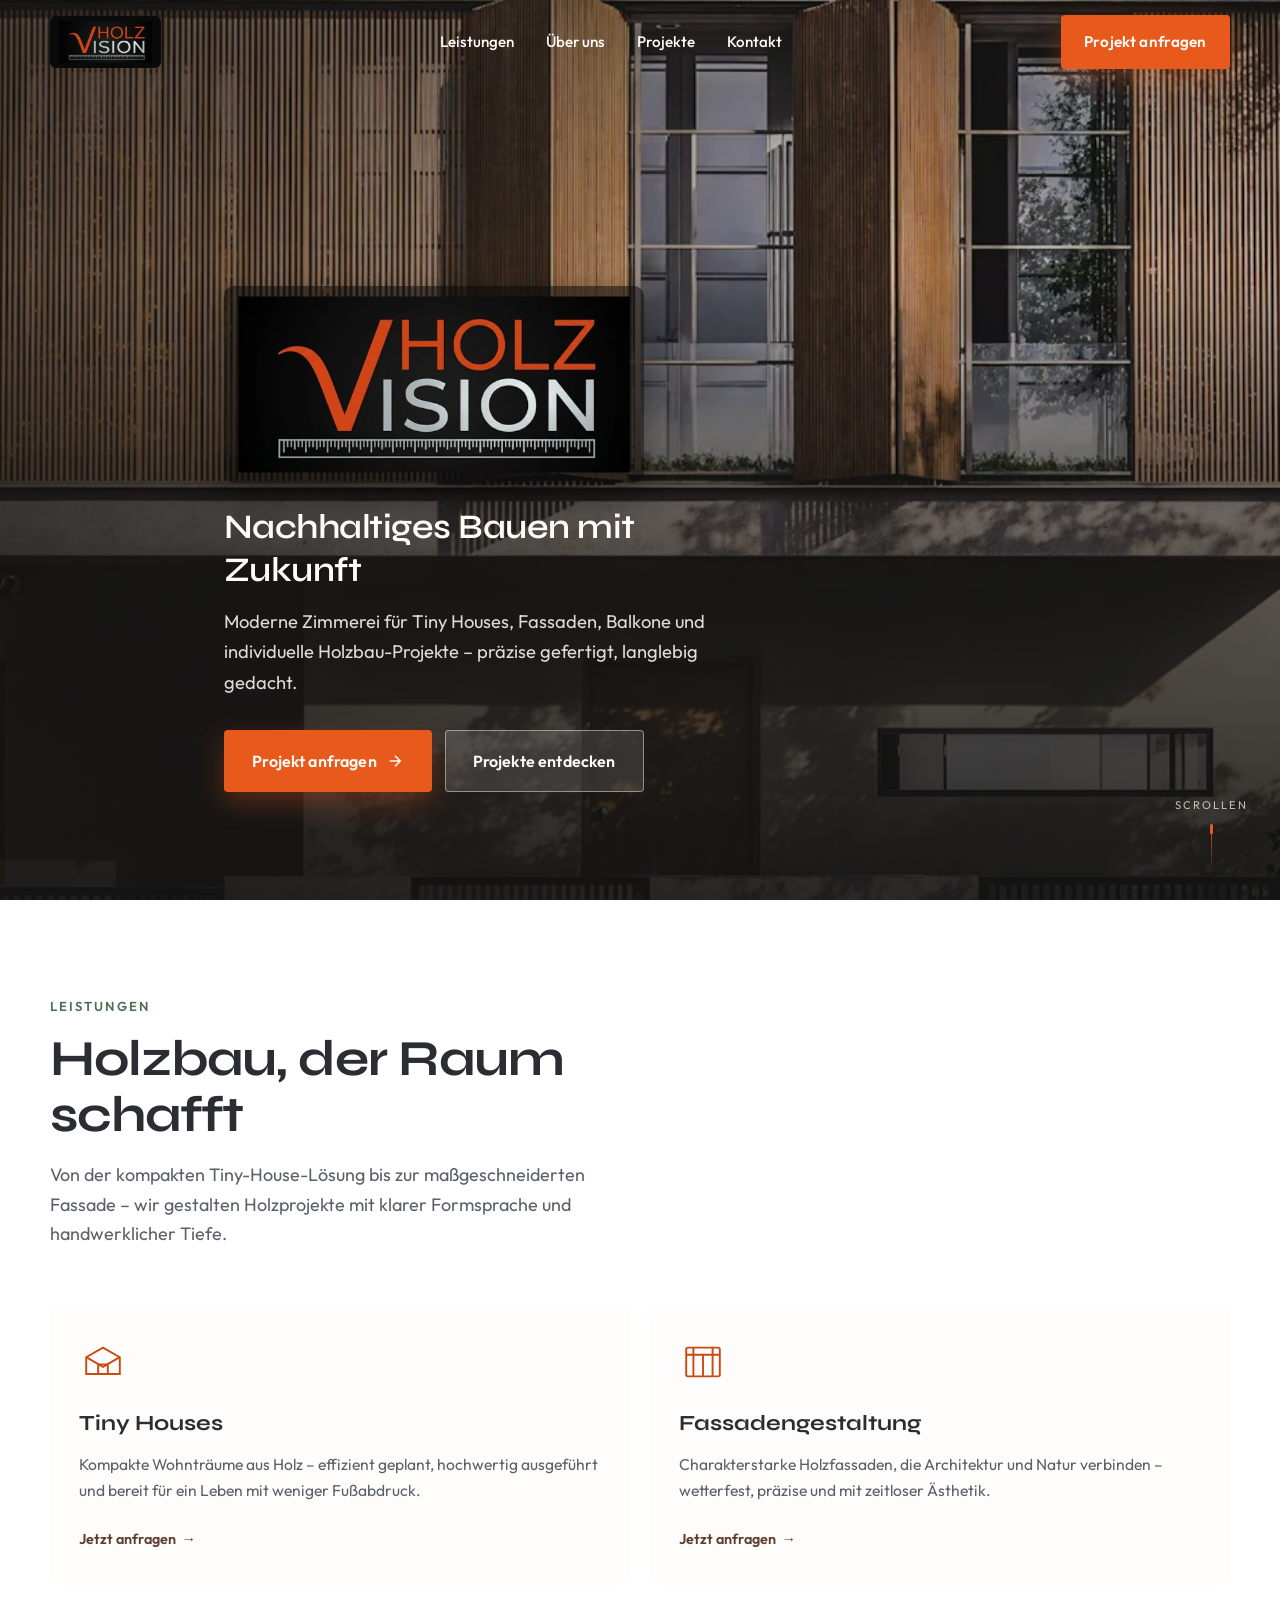
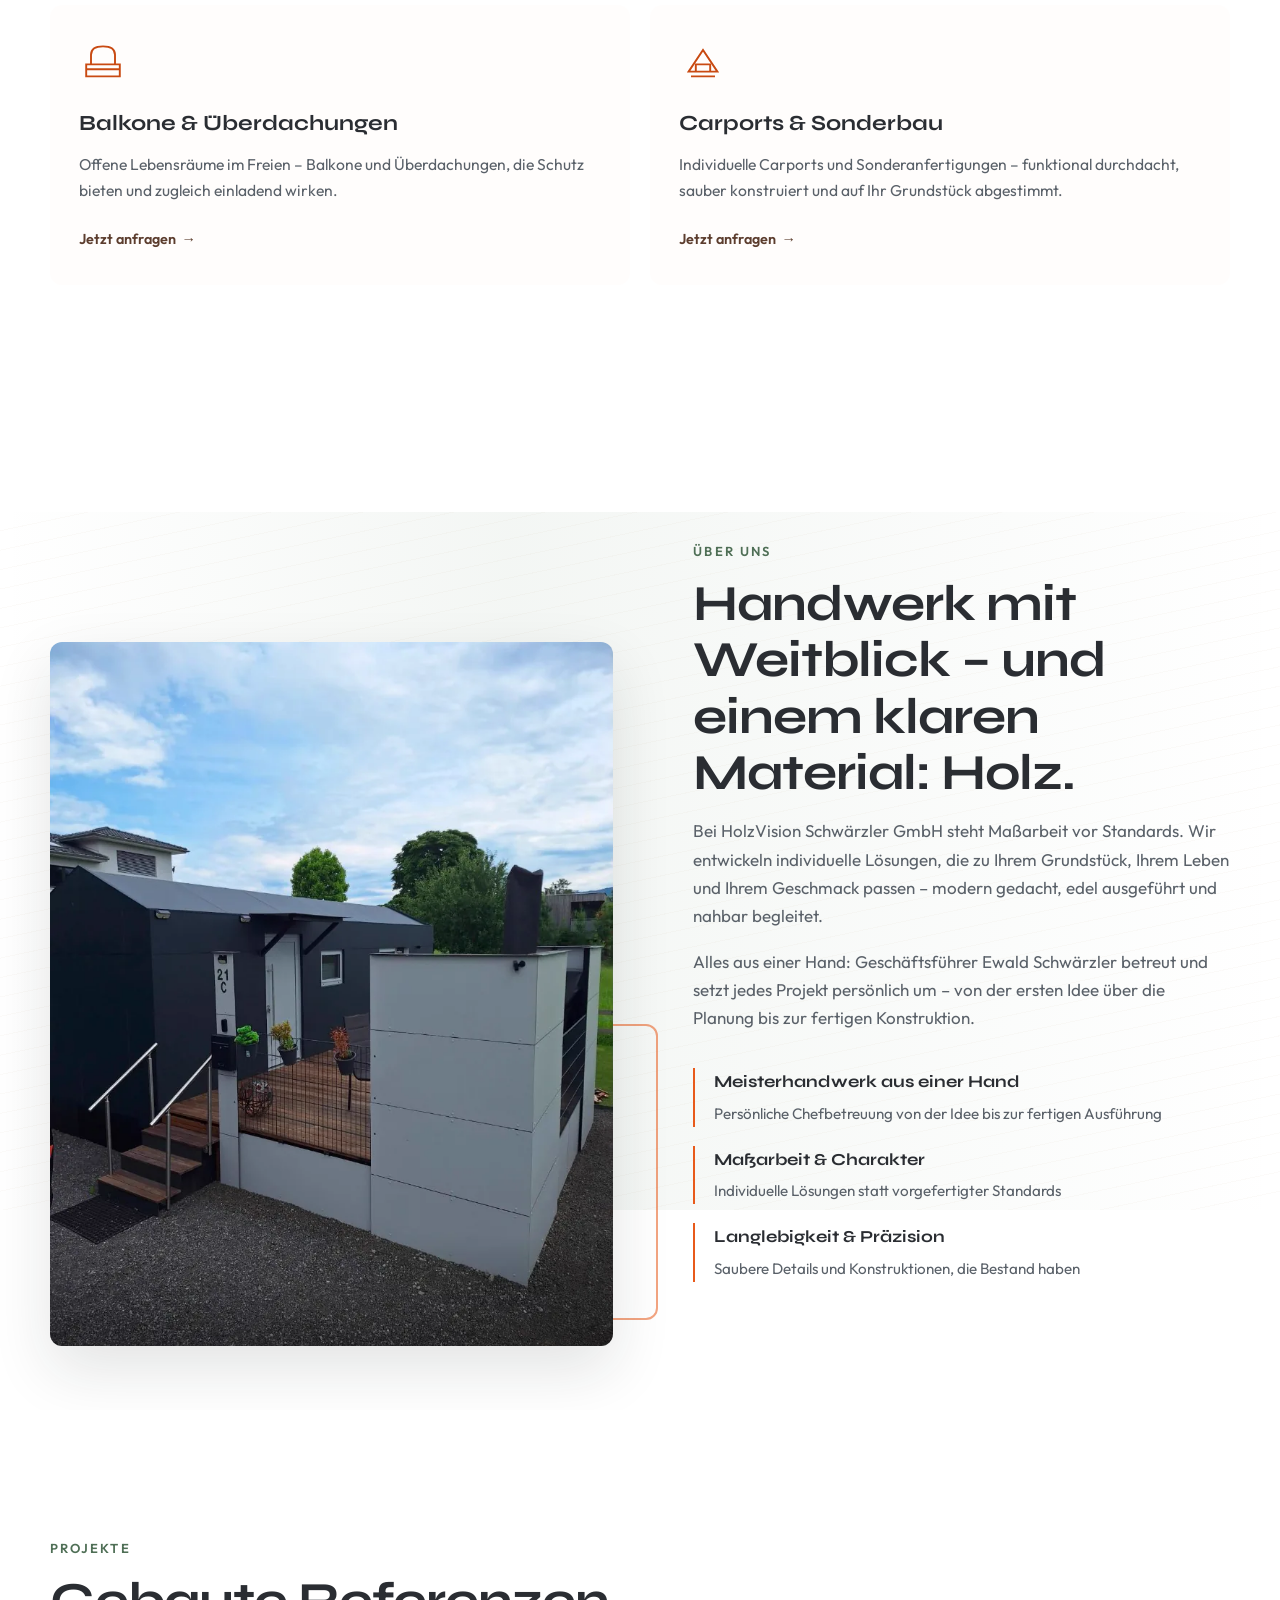
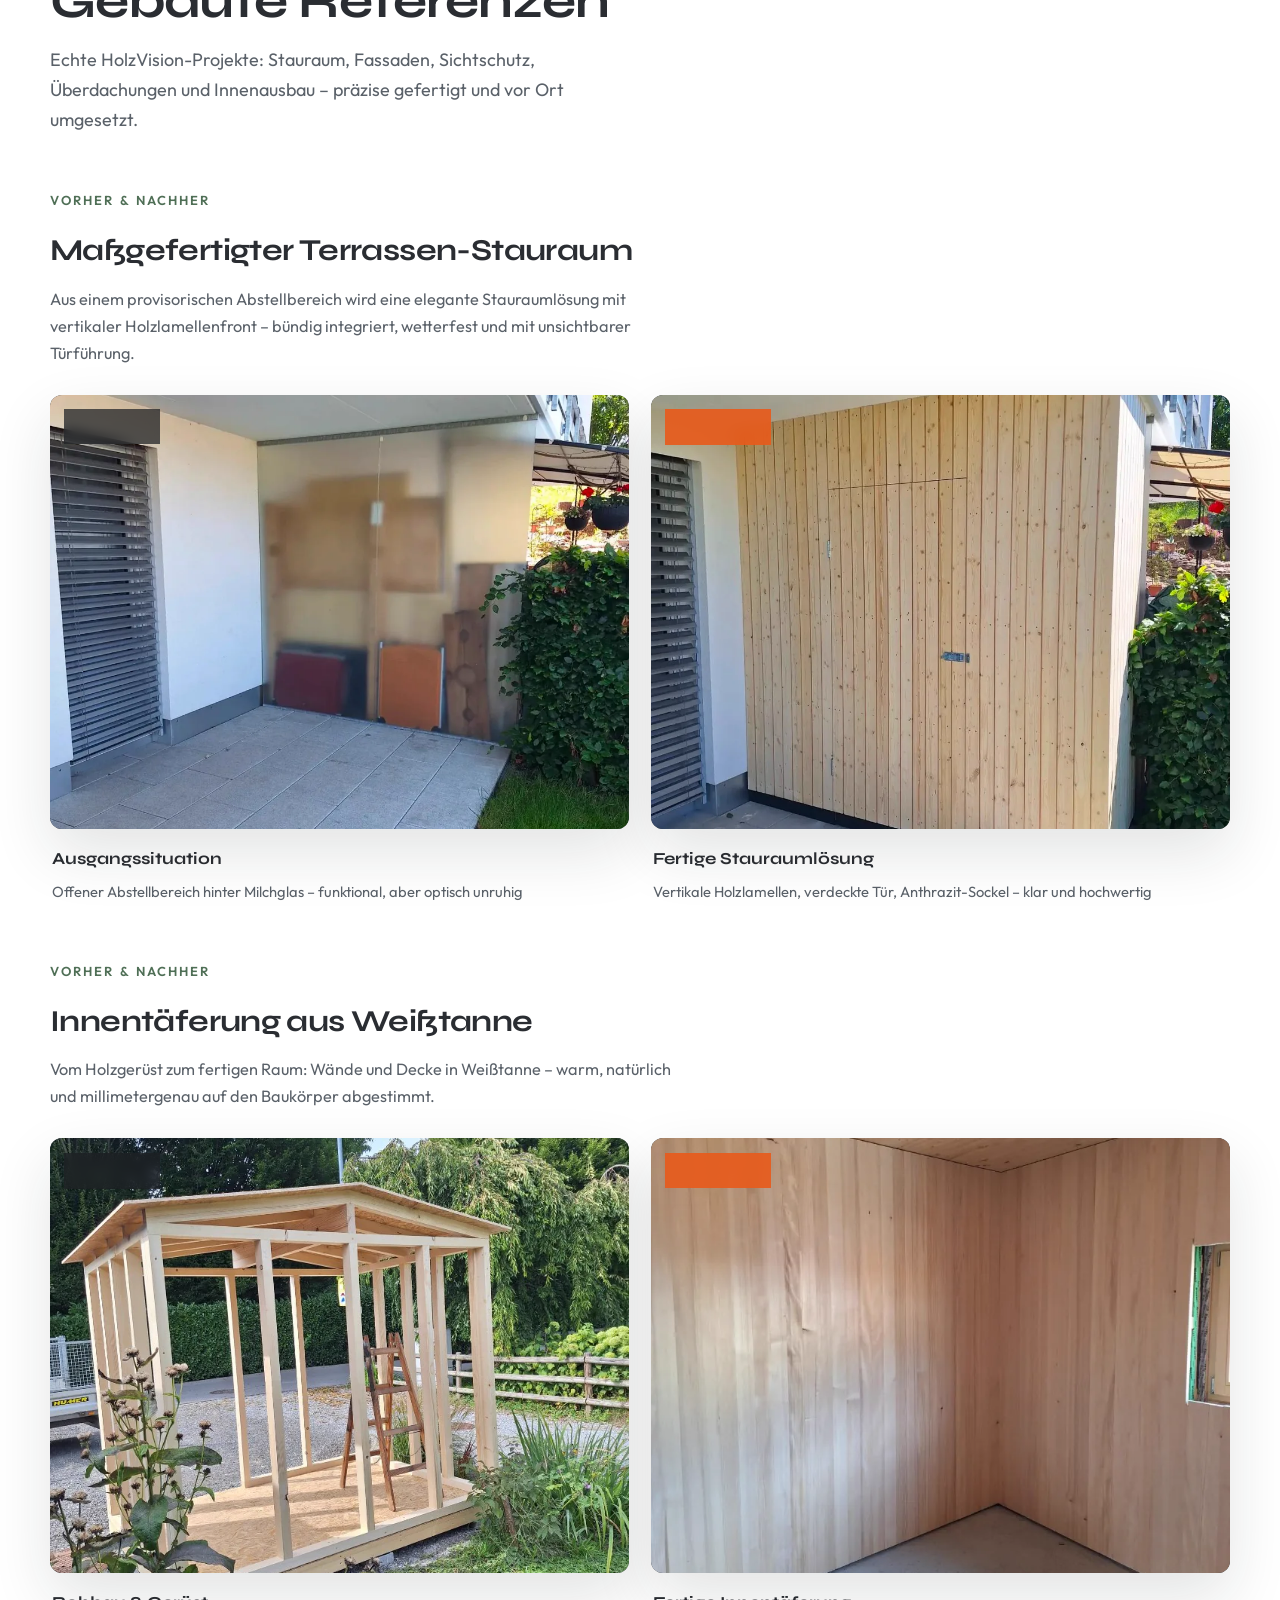
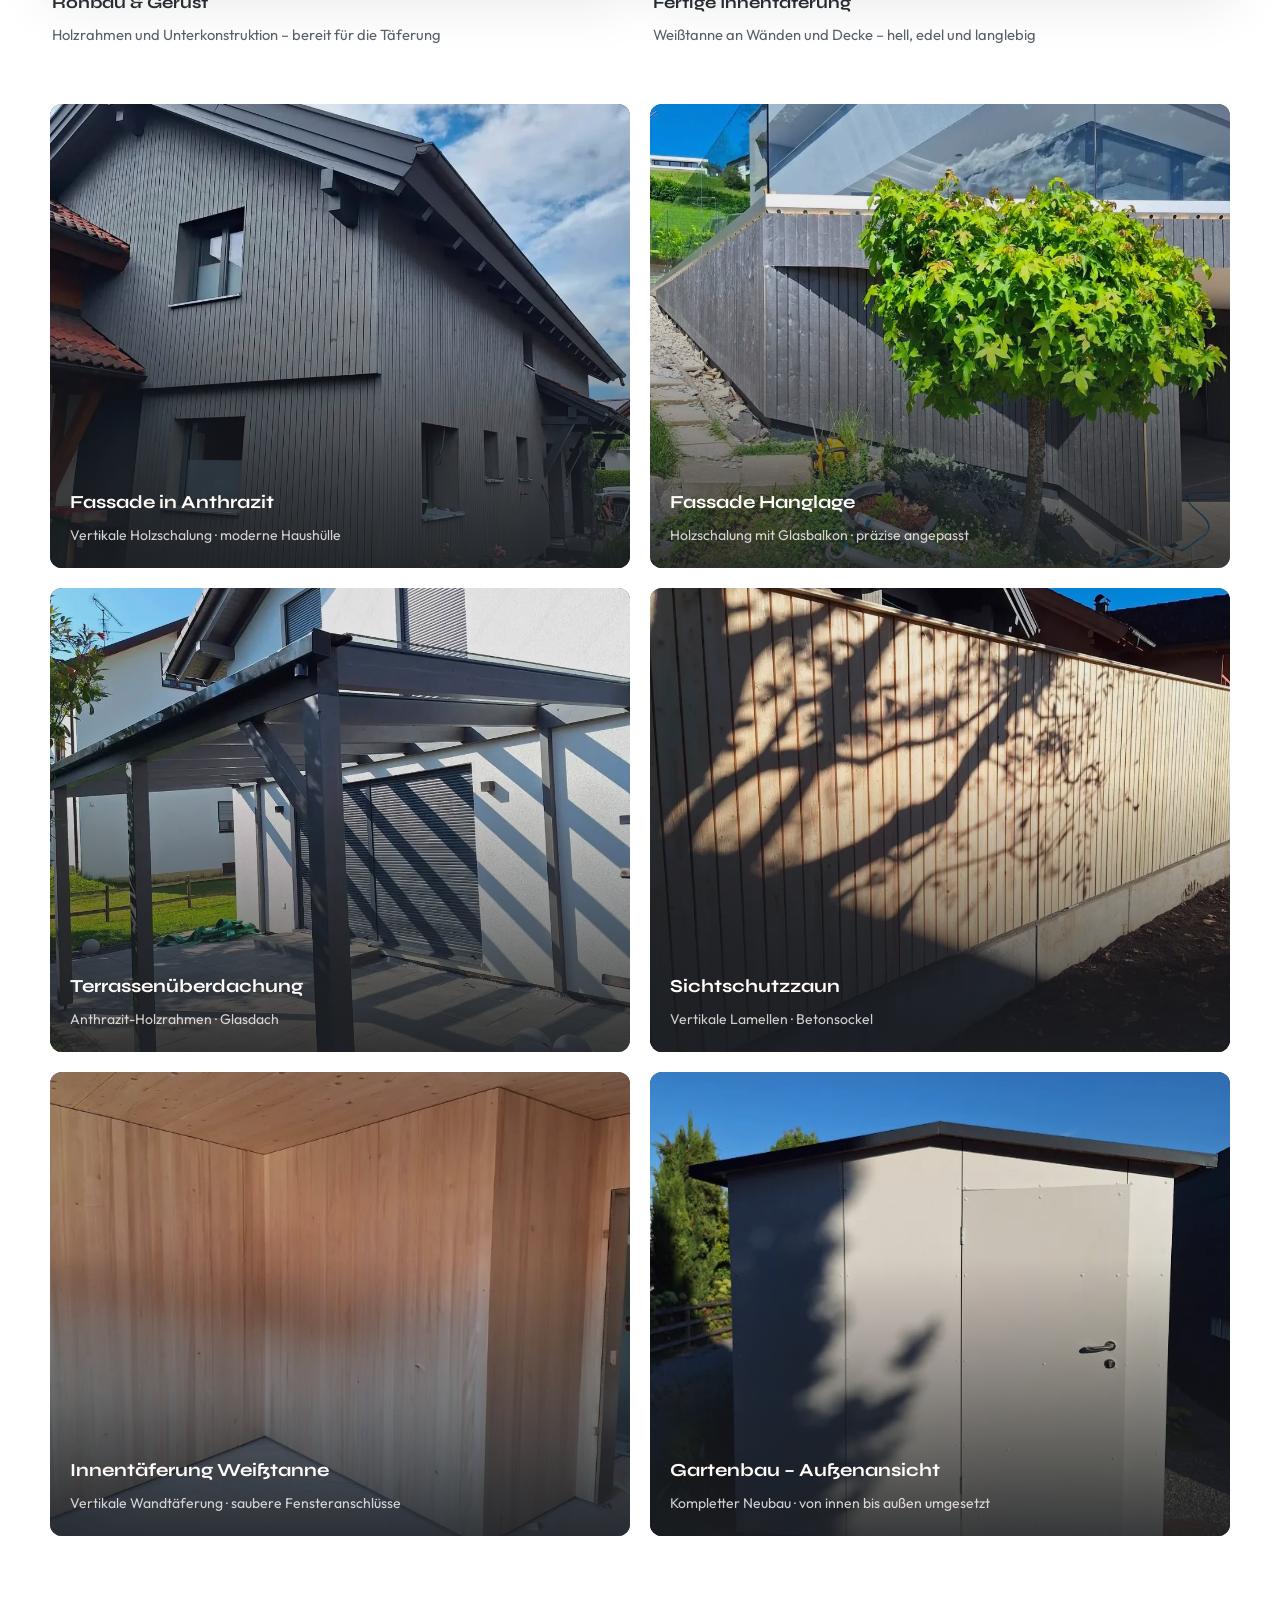
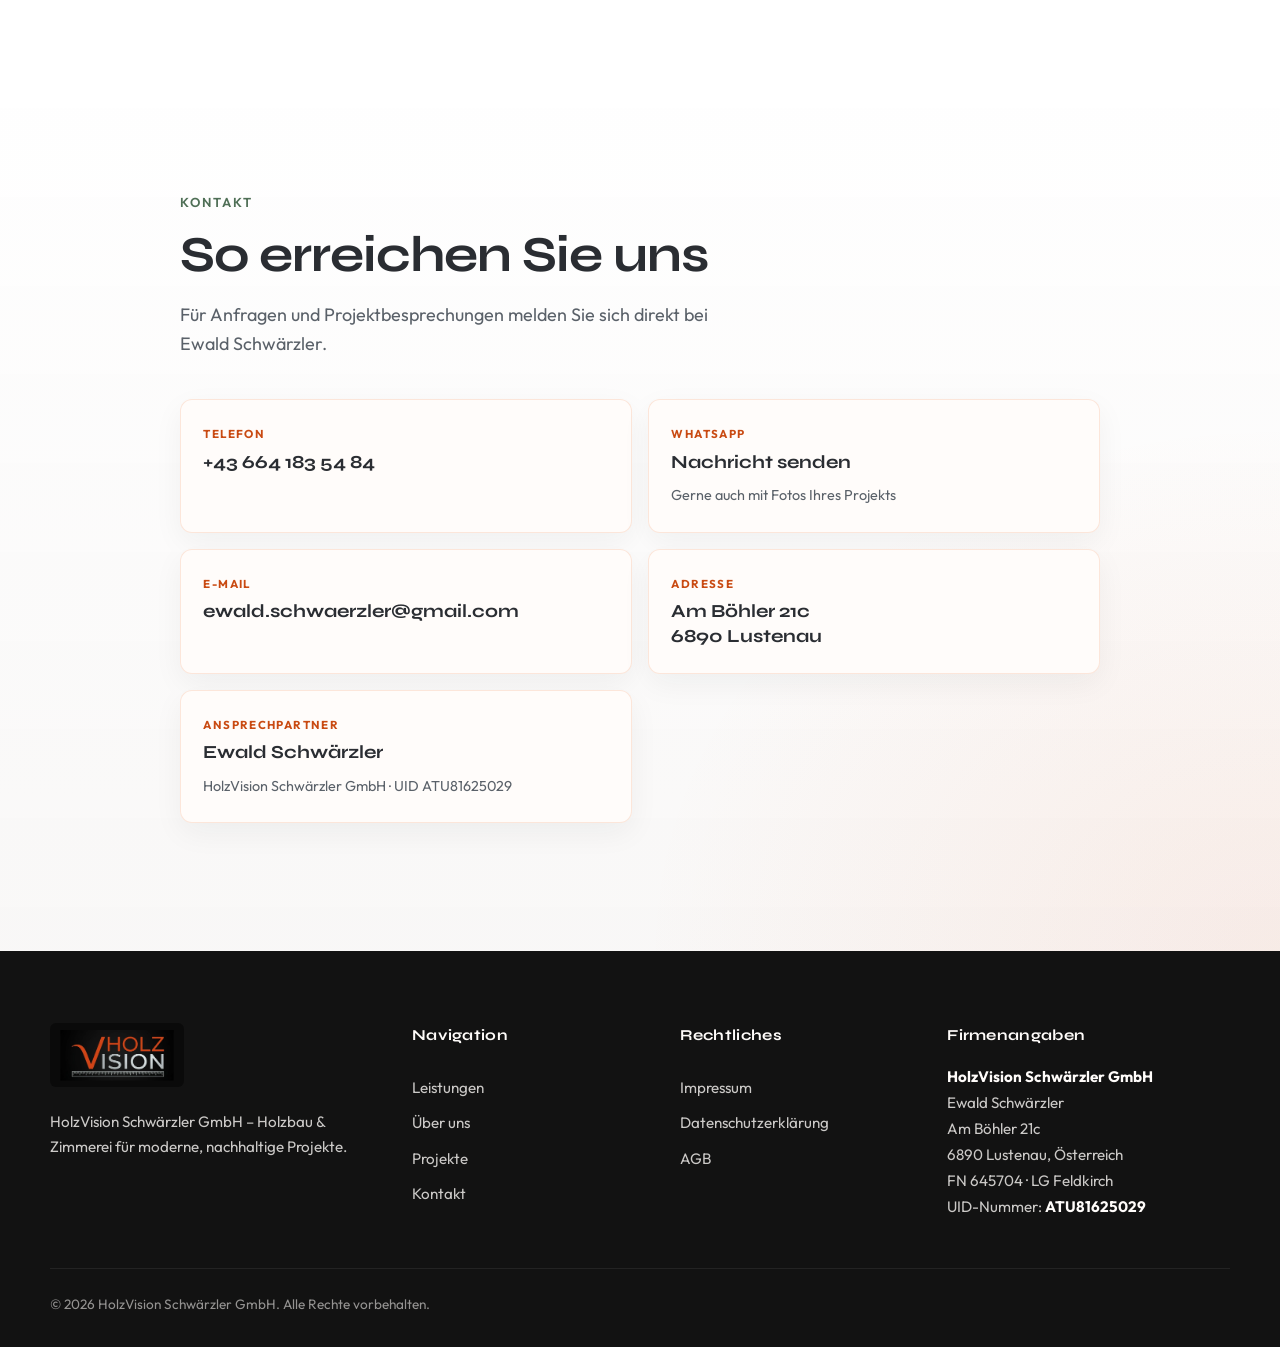
<file: index.html>
<!DOCTYPE html>
<html lang="de">
<head>
  <meta charset="UTF-8">
  <meta name="viewport" content="width=device-width, initial-scale=1.0">
  <meta name="description" content="HolzVision Schwärzler GmbH – Nachhaltiger Holzbau für Tiny Houses, Fassaden, Balkone, Überdachungen und Carports in Lustenau.">
  <meta name="theme-color" content="#121212">
  <title>HolzVision Schwärzler GmbH – Zimmerei &amp; Holzbau in Lustenau</title>
  <link rel="canonical" href="https://www.holz-vision.at/">
  <link rel="icon" type="image/png" sizes="48x48" href="assets/favicon-48.png">
  <link rel="apple-touch-icon" href="assets/apple-touch-icon.png">
  <meta property="og:type" content="website">
  <meta property="og:locale" content="de_AT">
  <meta property="og:site_name" content="HolzVision Schwärzler GmbH">
  <meta property="og:title" content="HolzVision Schwärzler GmbH – Zimmerei &amp; Holzbau in Lustenau">
  <meta property="og:description" content="Fassaden, Überdachungen, Innentäferung, Tiny Houses und individuelle Holzbau-Projekte – persönlich umgesetzt von Ewald Schwärzler.">
  <meta property="og:url" content="https://www.holz-vision.at/">
  <meta property="og:image" content="https://www.holz-vision.at/assets/og-image.jpg">
  <meta property="og:image:width" content="1200">
  <meta property="og:image:height" content="630">
  <meta name="twitter:card" content="summary_large_image">
  <link rel="preload" as="image" href="assets/hero-desktop.webp" media="(min-width: 700px)">
  <link rel="preload" as="image" href="assets/hero-mobile.webp" media="(max-width: 699px)">
  <link rel="stylesheet" href="css/fonts.css">
  <link rel="stylesheet" href="css/style.css">
  <script type="application/ld+json">
  {
    "@context": "https://schema.org",
    "@type": "HomeAndConstructionBusiness",
    "name": "HolzVision Schwärzler GmbH",
    "description": "Zimmerei und Holzbau: Fassaden, Balkone, Überdachungen, Carports, Innentäferung und Tiny Houses.",
    "url": "https://www.holz-vision.at/",
    "logo": "https://www.holz-vision.at/assets/holzvision-logo.png",
    "image": "https://www.holz-vision.at/assets/og-image.jpg",
    "telephone": "+43 664 1835484",
    "email": "ewald.schwaerzler@gmail.com",
    "vatID": "ATU81625029",
    "founder": { "@type": "Person", "name": "Ewald Schwärzler" },
    "address": {
      "@type": "PostalAddress",
      "streetAddress": "Am Böhler 21c",
      "postalCode": "6890",
      "addressLocality": "Lustenau",
      "addressRegion": "Vorarlberg",
      "addressCountry": "AT"
    },
    "areaServed": ["Vorarlberg", "Lustenau", "Dornbirn", "Rheintal"]
  }
  </script>
</head>
<body>

  <!-- Header -->
  <header id="site-header" class="header">
    <div class="container header__inner">
      <a href="#start" class="logo" aria-label="HolzVision Schwärzler GmbH – Startseite">
        <img class="logo__img" src="assets/holzvision-logo.webp" alt="HolzVision" width="220" height="80" decoding="async">
      </a>

      <nav class="nav-desktop" aria-label="Hauptnavigation">
        <a href="#leistungen" class="nav-link">Leistungen</a>
        <a href="#ueber-uns" class="nav-link">Über uns</a>
        <a href="#projekte" class="nav-link">Projekte</a>
        <a href="#kontakt" class="nav-link">Kontakt</a>
      </nav>

      <a href="#kontakt" class="btn btn--accent header__cta">Projekt anfragen</a>

      <button id="menu-toggle" class="menu-toggle" aria-label="Menü öffnen" aria-expanded="false" aria-controls="mobile-nav">
        <span></span><span></span><span></span>
      </button>
    </div>
  </header>

  <nav id="mobile-nav" class="mobile-nav" aria-label="Mobile Navigation">
    <a href="#leistungen">Leistungen</a>
    <a href="#ueber-uns">Über uns</a>
    <a href="#projekte">Projekte</a>
    <a href="#kontakt">Kontakt</a>
    <a href="#kontakt" class="btn btn--accent">Projekt anfragen</a>
  </nav>

  <main>

    <!-- Hero -->
    <section id="start" class="hero">
      <div class="hero__media" data-parallax>
        <picture>
          <source media="(max-width: 699px)" srcset="assets/hero-mobile.webp">
          <img
            src="assets/hero-desktop.webp"
            alt="Modernes Wohnhaus mit Fassadenelementen aus Holzlamellen"
            class="hero__img"
            width="2048"
            height="1536"
            fetchpriority="high"
          >
        </picture>
        <div class="hero__veil" aria-hidden="true"></div>
      </div>

      <div class="container hero__content">
        <div class="hero__brand reveal">
          <img class="hero__brand-logo" src="assets/holzvision-logo.webp" alt="HolzVision" width="420" height="150" fetchpriority="high">
        </div>
        <h1 class="hero__title reveal">Nachhaltiges Bauen mit Zukunft</h1>
        <p class="hero__sub reveal">
          Moderne Zimmerei für Tiny Houses, Fassaden, Balkone und individuelle Holzbau-Projekte – präzise gefertigt, langlebig gedacht.
        </p>
        <div class="hero__actions reveal">
          <a href="#kontakt" class="btn btn--accent btn--lg">
            Projekt anfragen
            <svg width="18" height="18" viewBox="0 0 24 24" fill="none" stroke="currentColor" stroke-width="2"><path d="M5 12h14M12 5l7 7-7 7"/></svg>
          </a>
          <a href="#projekte" class="btn btn--ghost-light btn--lg">Projekte entdecken</a>
        </div>
      </div>

      <div class="hero__scroll" aria-hidden="true">
        <span>Scrollen</span>
        <div class="hero__scroll-line"></div>
      </div>
    </section>

    <!-- Leistungen -->
    <section id="leistungen" class="section services">
      <div class="container">
        <div class="section__intro reveal">
          <p class="eyebrow">Leistungen</p>
          <h2 class="section__title">Holzbau, der Raum schafft</h2>
          <p class="section__lead">
            Von der kompakten Tiny-House-Lösung bis zur maßgeschneiderten Fassade – wir gestalten Holzprojekte mit klarer Formsprache und handwerklicher Tiefe.
          </p>
        </div>

        <div class="services__grid">
          <article class="service-card reveal">
            <div class="service-card__icon" aria-hidden="true"><svg viewBox="0 0 40 40" fill="none"><path d="M6 30V16l14-8 14 8v14H6z" stroke="currentColor" stroke-width="1.6"/><path d="M16 30v-8h8v8" stroke="currentColor" stroke-width="1.6"/><path d="M6 16l14 8 14-8" stroke="currentColor" stroke-width="1.6"/></svg>
            </div>
            <h3 class="service-card__title">Tiny Houses</h3>
            <p class="service-card__text">Kompakte Wohnträume aus Holz – effizient geplant, hochwertig ausgeführt und bereit für ein Leben mit weniger Fußabdruck.</p>
            <a class="service-card__link" href="#kontakt">Jetzt anfragen</a>
          </article>

          <article class="service-card reveal">
            <div class="service-card__icon" aria-hidden="true"><svg viewBox="0 0 40 40" fill="none"><rect x="6" y="8" width="28" height="24" rx="1.5" stroke="currentColor" stroke-width="1.6"/><path d="M6 14h28M12 8v24M20 14v18M28 8v24" stroke="currentColor" stroke-width="1.6"/></svg>
            </div>
            <h3 class="service-card__title">Fassadengestaltung</h3>
            <p class="service-card__text">Charakterstarke Holzfassaden, die Architektur und Natur verbinden – wetterfest, präzise und mit zeitloser Ästhetik.</p>
            <a class="service-card__link" href="#kontakt">Jetzt anfragen</a>
          </article>

          <article class="service-card reveal">
            <div class="service-card__icon" aria-hidden="true"><svg viewBox="0 0 40 40" fill="none"><path d="M6 22h28v10H6V22z" stroke="currentColor" stroke-width="1.6"/><path d="M10 22V14c0-4 3-7 10-7s10 3 10 7v8" stroke="currentColor" stroke-width="1.6"/><path d="M6 26h28" stroke="currentColor" stroke-width="1.6"/></svg>
            </div>
            <h3 class="service-card__title">Balkone &amp; Überdachungen</h3>
            <p class="service-card__text">Offene Lebensräume im Freien – Balkone und Überdachungen, die Schutz bieten und zugleich einladend wirken.</p>
            <a class="service-card__link" href="#kontakt">Jetzt anfragen</a>
          </article>

          <article class="service-card reveal">
            <div class="service-card__icon" aria-hidden="true"><svg viewBox="0 0 40 40" fill="none"><path d="M8 28L20 10l12 18H8z" stroke="currentColor" stroke-width="1.6"/><path d="M14 28v-6h12v6M10 32h20" stroke="currentColor" stroke-width="1.6"/></svg>
            </div>
            <h3 class="service-card__title">Carports &amp; Sonderbau</h3>
            <p class="service-card__text">Individuelle Carports und Sonderanfertigungen – funktional durchdacht, sauber konstruiert und auf Ihr Grundstück abgestimmt.</p>
            <a class="service-card__link" href="#kontakt">Jetzt anfragen</a>
          </article>
        </div>
      </div>
    </section>

    <!-- Über uns -->
    <section id="ueber-uns" class="section about">
      <div class="about__bg" aria-hidden="true"></div>
      <div class="container about__grid">
        <div class="about__visual reveal">
          <div class="about__image-wrap" data-parallax-slow>
            <img
              src="assets/projekte/ueber-uns.webp"
              alt="Individueller Holzbau – modernes Tiny House aus Maßarbeit"
              width="1200"
              height="1600"
              loading="lazy"
            >
          </div>
          <div class="about__accent" aria-hidden="true"></div>
        </div>

        <div class="about__content">
          <p class="eyebrow reveal">Über uns</p>
          <h2 class="section__title reveal">Handwerk mit Weitblick – und einem klaren Material: Holz.</h2>
          <p class="about__text reveal">
            Bei HolzVision Schwärzler GmbH steht Maßarbeit vor Standards. Wir entwickeln individuelle Lösungen, die zu Ihrem Grundstück, Ihrem Leben und Ihrem Geschmack passen – modern gedacht, edel ausgeführt und nahbar begleitet.
          </p>
          <p class="about__text reveal">
            Alles aus einer Hand: Geschäftsführer Ewald Schwärzler betreut und setzt jedes Projekt persönlich um – von der ersten Idee über die Planung bis zur fertigen Konstruktion.
          </p>

          <ul class="about__values">
            <li class="reveal">
              <strong>Meisterhandwerk aus einer Hand</strong>
              <span>Persönliche Chefbetreuung von der Idee bis zur fertigen Ausführung</span>
            </li>
            <li class="reveal">
              <strong>Maßarbeit &amp; Charakter</strong>
              <span>Individuelle Lösungen statt vorgefertigter Standards</span>
            </li>
            <li class="reveal">
              <strong>Langlebigkeit &amp; Präzision</strong>
              <span>Saubere Details und Konstruktionen, die Bestand haben</span>
            </li>
          </ul>
        </div>
      </div>
    </section>

    <!-- Projekte / Galerie -->
    <section id="projekte" class="section projects">
      <div class="container">
        <div class="section__intro reveal">
          <p class="eyebrow">Projekte</p>
          <h2 class="section__title">Gebaute Referenzen</h2>
          <p class="section__lead">
            Echte HolzVision-Projekte: Stauraum, Fassaden, Sichtschutz, Überdachungen und Innenausbau – präzise gefertigt und vor Ort umgesetzt.
          </p>
        </div>

        <!-- Vorher / Nachher nebeneinander -->
        <article class="ba-compare reveal" aria-labelledby="ba-compare-title">
          <div class="ba-compare__intro">
            <p class="eyebrow">Vorher &amp; Nachher</p>
            <h3 id="ba-compare-title" class="ba-compare__title">Maßgefertigter Terrassen-Stauraum</h3>
            <p class="ba-compare__text">
              Aus einem provisorischen Abstellbereich wird eine elegante Stauraumlösung mit vertikaler Holzlamellenfront – bündig integriert, wetterfest und mit unsichtbarer Türführung.
            </p>
          </div>
          <div class="ba-compare__grid">
            <figure class="ba-compare__item">
              <div class="ba-compare__media">
                <img src="assets/projekte/01-vorher-stauraum.webp" alt="Vorher: Terrasse mit provisorischem Abstellbereich hinter Milchglas" width="900" height="700" loading="lazy">
                <span class="ba-compare__badge">Vorher</span>
              </div>
              <figcaption>
                <strong>Ausgangssituation</strong>
                <span>Offener Abstellbereich hinter Milchglas – funktional, aber optisch unruhig</span>
              </figcaption>
            </figure>
            <figure class="ba-compare__item">
              <div class="ba-compare__media">
                <img src="assets/projekte/02-nachher-stauraum.webp" alt="Nachher: Maßgefertigter Holzstauraum mit vertikalen Lamellen und verdeckter Tür" width="900" height="700" loading="lazy">
                <span class="ba-compare__badge ba-compare__badge--after">Nachher</span>
              </div>
              <figcaption>
                <strong>Fertige Stauraumlösung</strong>
                <span>Vertikale Holzlamellen, verdeckte Tür, Anthrazit-Sockel – klar und hochwertig</span>
              </figcaption>
            </figure>
          </div>
        </article>

        <!-- Vorher / Nachher: Innentäferung Weißtanne -->
        <article class="ba-compare reveal" aria-labelledby="ba-compare-innentaferung">
          <div class="ba-compare__intro">
            <p class="eyebrow">Vorher &amp; Nachher</p>
            <h3 id="ba-compare-innentaferung" class="ba-compare__title">Innentäferung aus Weißtanne</h3>
            <p class="ba-compare__text">
              Vom Holzgerüst zum fertigen Raum: Wände und Decke in Weißtanne – warm, natürlich und millimetergenau auf den Baukörper abgestimmt.
            </p>
          </div>
          <div class="ba-compare__grid">
            <figure class="ba-compare__item">
              <div class="ba-compare__media">
                <img src="assets/projekte/08-vorher-innentaferung.webp" alt="Vorher: Holzgerüst und Rohbau vor der Innentäferung" width="900" height="700" loading="lazy">
                <span class="ba-compare__badge">Vorher</span>
              </div>
              <figcaption>
                <strong>Rohbau &amp; Gerüst</strong>
                <span>Holzrahmen und Unterkonstruktion – bereit für die Täferung</span>
              </figcaption>
            </figure>
            <figure class="ba-compare__item">
              <div class="ba-compare__media">
                <img src="assets/projekte/09-nachher-innentaferung.webp" alt="Nachher: Innentäferung aus Weißtanne an Wänden und Decke" width="900" height="700" loading="lazy">
                <span class="ba-compare__badge ba-compare__badge--after">Nachher</span>
              </div>
              <figcaption>
                <strong>Fertige Innentäferung</strong>
                <span>Weißtanne an Wänden und Decke – hell, edel und langlebig</span>
              </figcaption>
            </figure>
          </div>
        </article>

        <div class="projects__grid">
          <figure class="project-item reveal">
            <img src="assets/projekte/03-fassade-anthrazit.webp" alt="Wohnhaus mit vertikaler Holzfassade in Anthrazit" width="900" height="700" loading="lazy">
            <figcaption>
              <strong>Fassade in Anthrazit</strong>
              <span>Vertikale Holzschalung · moderne Haushülle</span>
            </figcaption>
          </figure>
          <figure class="project-item reveal">
            <img src="assets/projekte/06-fassade-hanglage.webp" alt="Anthrazit-Holzfassade an Hanglage mit Glasbalkon" width="900" height="700" loading="lazy">
            <figcaption>
              <strong>Fassade Hanglage</strong>
              <span>Holzschalung mit Glasbalkon · präzise angepasst</span>
            </figcaption>
          </figure>
          <figure class="project-item reveal">
            <img src="assets/projekte/05-terrassenueberdachung.webp" alt="Moderne Terrassenüberdachung in Anthrazit mit Glasdach" width="900" height="700" loading="lazy">
            <figcaption>
              <strong>Terrassenüberdachung</strong>
              <span>Anthrazit-Holzrahmen · Glasdach</span>
            </figcaption>
          </figure>
          <figure class="project-item reveal">
            <img src="assets/projekte/04-sichtschutzzaun.webp" alt="Moderner Sichtschutzzaun aus vertikalen Holzlamellen auf Betonsockel" width="900" height="700" loading="lazy">
            <figcaption>
              <strong>Sichtschutzzaun</strong>
              <span>Vertikale Lamellen · Betonsockel</span>
            </figcaption>
          </figure>
          <figure class="project-item reveal">
            <img src="assets/projekte/10-innentaferung-detail.webp" alt="Detailansicht Weißtannen-Innentäferung mit Fensteröffnung" width="900" height="700" loading="lazy">
            <figcaption>
              <strong>Innentäferung Weißtanne</strong>
              <span>Vertikale Wandtäferung · saubere Fensteranschlüsse</span>
            </figcaption>
          </figure>
          <figure class="project-item reveal">
            <img src="assets/projekte/11-nachher-aussen.webp" alt="Fertiger Gartenbau mit modernem Dach und Fassade" width="900" height="700" loading="lazy">
            <figcaption>
              <strong>Gartenbau – Außenansicht</strong>
              <span>Kompletter Neubau · von innen bis außen umgesetzt</span>
            </figcaption>
          </figure>
        </div>
      </div>
    </section>

    <!-- Kontakt -->
    <section id="kontakt" class="section contact">
      <div class="container contact__simple">
        <div class="section__intro reveal">
          <p class="eyebrow">Kontakt</p>
          <h2 class="section__title">So erreichen Sie uns</h2>
          <p class="section__lead">
            Für Anfragen und Projektbesprechungen melden Sie sich direkt bei Ewald Schwärzler.
          </p>
        </div>

        <div class="contact__cards reveal">
          <a class="contact__card" href="tel:+436641835484">
            <span class="contact__card-label">Telefon</span>
            <strong>+43 664 183 54 84</strong>
          </a>
          <a class="contact__card" href="https://wa.me/436641835484" target="_blank" rel="noopener">
            <span class="contact__card-label">WhatsApp</span>
            <strong>Nachricht senden</strong>
            <span class="contact__card-meta">Gerne auch mit Fotos Ihres Projekts</span>
          </a>
          <a class="contact__card" href="mailto:ewald.schwaerzler@gmail.com">
            <span class="contact__card-label">E-Mail</span>
            <strong>ewald.schwaerzler@gmail.com</strong>
          </a>
          <div class="contact__card contact__card--static">
            <span class="contact__card-label">Adresse</span>
            <strong>Am Böhler 21c<br>6890 Lustenau</strong>
          </div>
          <div class="contact__card contact__card--static">
            <span class="contact__card-label">Ansprechpartner</span>
            <strong>Ewald Schwärzler</strong>
            <span class="contact__card-meta">HolzVision Schwärzler GmbH · UID ATU81625029</span>
          </div>
        </div>
      </div>
    </section>

  </main>

  <!-- Footer -->
  <footer class="footer">
    <div class="container footer__grid">
      <div class="footer__brand">
        <a href="#start" class="logo logo--footer">
          <img class="logo__img" src="assets/holzvision-logo.webp" alt="HolzVision" width="220" height="80" loading="lazy">
        </a>
        <p>HolzVision Schwärzler GmbH – Holzbau &amp; Zimmerei für moderne, nachhaltige Projekte.</p>
      </div>

      <div class="footer__nav">
        <h3>Navigation</h3>
        <a href="#leistungen">Leistungen</a>
        <a href="#ueber-uns">Über uns</a>
        <a href="#projekte">Projekte</a>
        <a href="#kontakt">Kontakt</a>
      </div>

      <div class="footer__legal">
        <h3>Rechtliches</h3>
        <a href="impressum.html">Impressum</a>
        <a href="datenschutz.html">Datenschutzerklärung</a>
        <a href="agb.html">AGB</a>
      </div>

      <div class="footer__company">
        <h3>Firmenangaben</h3>
        <p>
          <strong>HolzVision Schwärzler GmbH</strong><br>
          Ewald Schwärzler<br>
          Am Böhler 21c<br>
          6890 Lustenau, Österreich<br>
          FN 645704 · LG Feldkirch<br>
          UID-Nummer: <strong>ATU81625029</strong>
        </p>
      </div>
    </div>
    <div class="container footer__bottom">
      <p>&copy; <span id="year"></span> HolzVision Schwärzler GmbH. Alle Rechte vorbehalten.</p>
    </div>
  </footer>

  <!-- Schnellkontakt (nur Handy) -->
  <div class="quick-contact" aria-label="Schnellkontakt">
    <a class="quick-contact__btn" href="tel:+436641835484">
      <svg width="20" height="20" viewBox="0 0 24 24" fill="none" stroke="currentColor" stroke-width="2" aria-hidden="true"><path d="M22 16.9v3a2 2 0 0 1-2.2 2 19.8 19.8 0 0 1-8.6-3.1 19.5 19.5 0 0 1-6-6A19.8 19.8 0 0 1 2.1 4.2 2 2 0 0 1 4.1 2h3a2 2 0 0 1 2 1.7c.1 1 .4 1.9.7 2.8a2 2 0 0 1-.5 2.1L8 9.9a16 16 0 0 0 6 6l1.3-1.3a2 2 0 0 1 2.1-.4c.9.3 1.8.6 2.8.7a2 2 0 0 1 1.7 2z"/></svg>
      Anrufen
    </a>
    <a class="quick-contact__btn quick-contact__btn--wa" href="https://wa.me/436641835484" target="_blank" rel="noopener">
      <svg width="20" height="20" viewBox="0 0 24 24" fill="currentColor" aria-hidden="true"><path d="M12 2a10 10 0 0 0-8.6 15.1L2 22l5-1.3A10 10 0 1 0 12 2zm0 18.2a8.2 8.2 0 0 1-4.2-1.2l-.3-.2-3 .8.8-2.9-.2-.3A8.2 8.2 0 1 1 12 20.2zm4.5-6.1c-.2-.1-1.5-.7-1.7-.8-.2-.1-.4-.1-.6.1l-.8 1c-.1.2-.3.2-.5.1a6.7 6.7 0 0 1-3.3-2.9c-.3-.4.2-.4.7-1.4.1-.2 0-.3 0-.4l-.8-1.8c-.2-.5-.4-.4-.6-.4h-.5a1 1 0 0 0-.7.3 3 3 0 0 0-.9 2.2 5.2 5.2 0 0 0 1.1 2.7 11.8 11.8 0 0 0 4.5 4c1.7.7 2.4.8 3.2.6.5-.1 1.5-.6 1.8-1.2.2-.6.2-1.1.1-1.2l-.5-.3z"/></svg>
      WhatsApp
    </a>
  </div>

  <!-- Bild-Großansicht -->
  <div id="lightbox" class="lightbox" role="dialog" aria-modal="true" aria-label="Bildansicht" hidden>
    <button type="button" class="lightbox__close" aria-label="Schließen">&times;</button>
    <button type="button" class="lightbox__nav lightbox__nav--prev" aria-label="Vorheriges Bild">&#8249;</button>
    <figure class="lightbox__figure">
      <img class="lightbox__img" alt="">
      <figcaption class="lightbox__caption"></figcaption>
    </figure>
    <button type="button" class="lightbox__nav lightbox__nav--next" aria-label="Nächstes Bild">&#8250;</button>
  </div>

  <script src="js/main.js" defer></script>
</body>
</html>
</file>
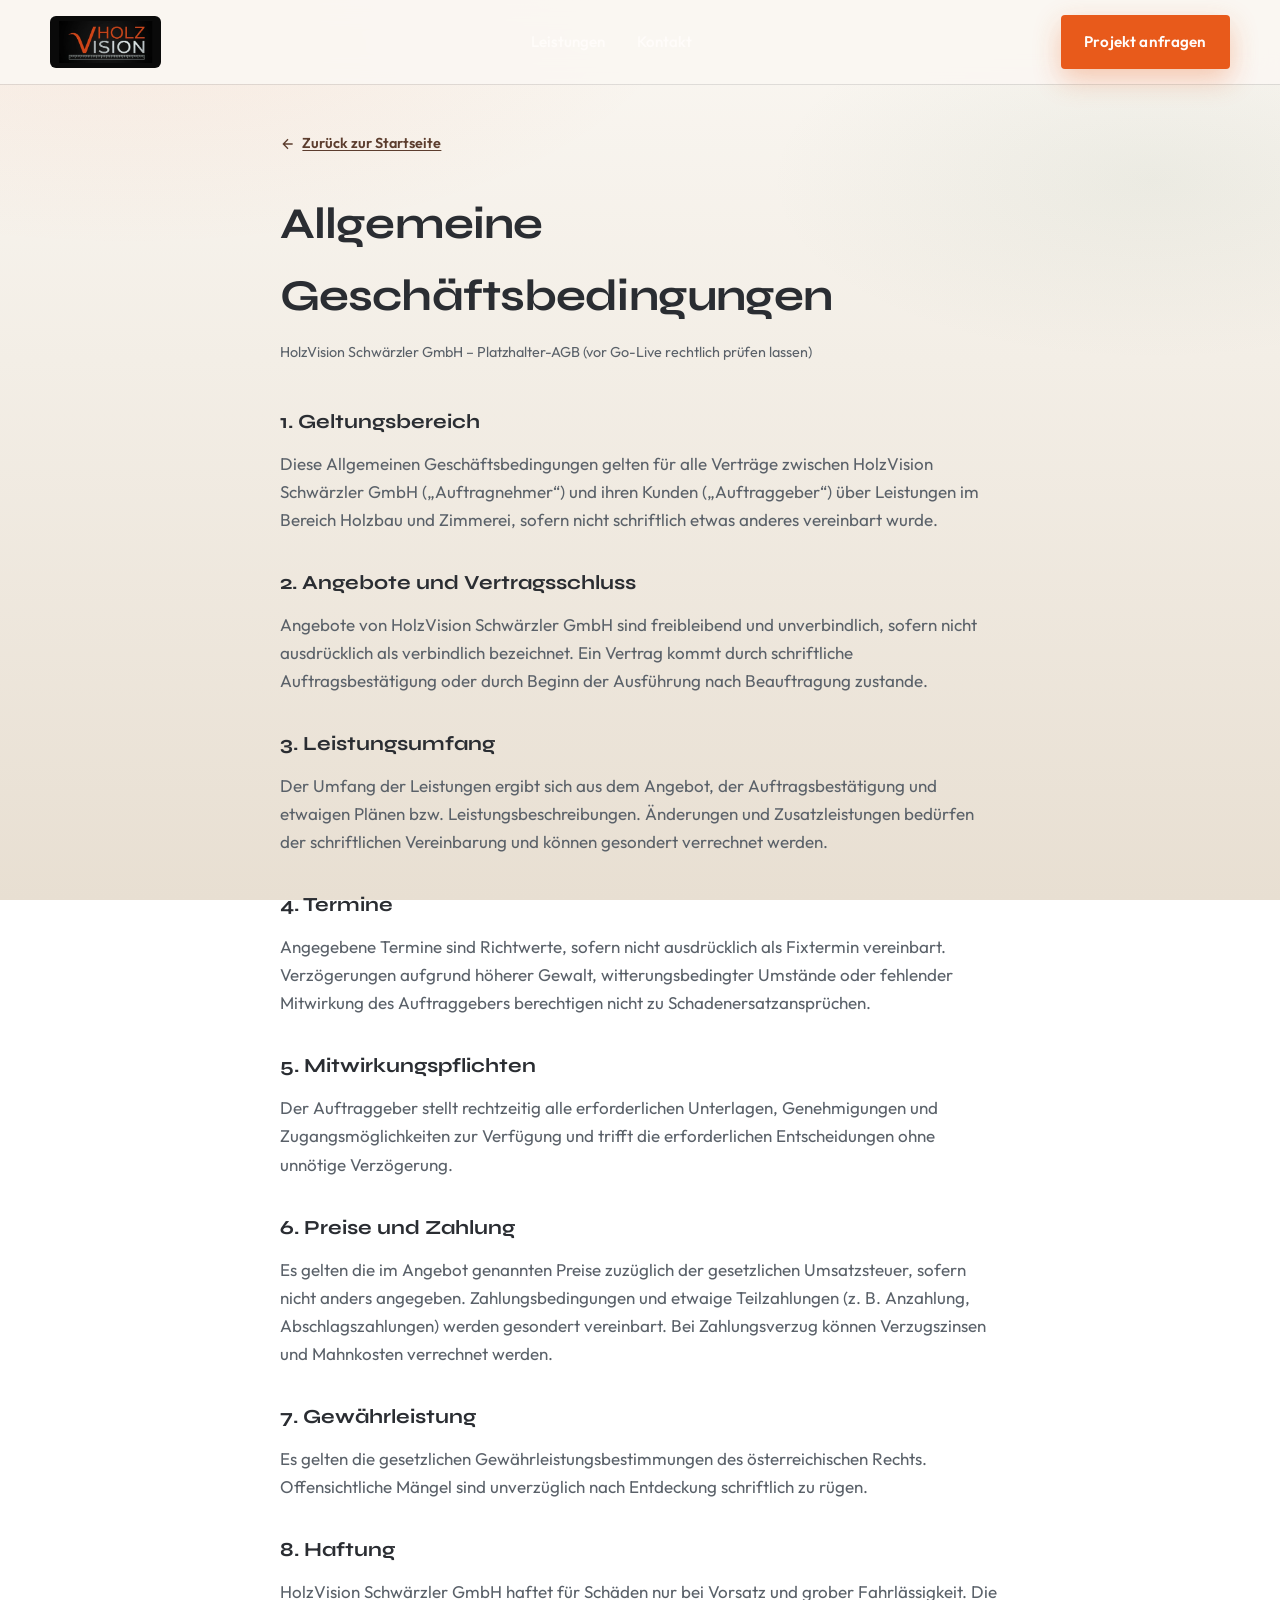
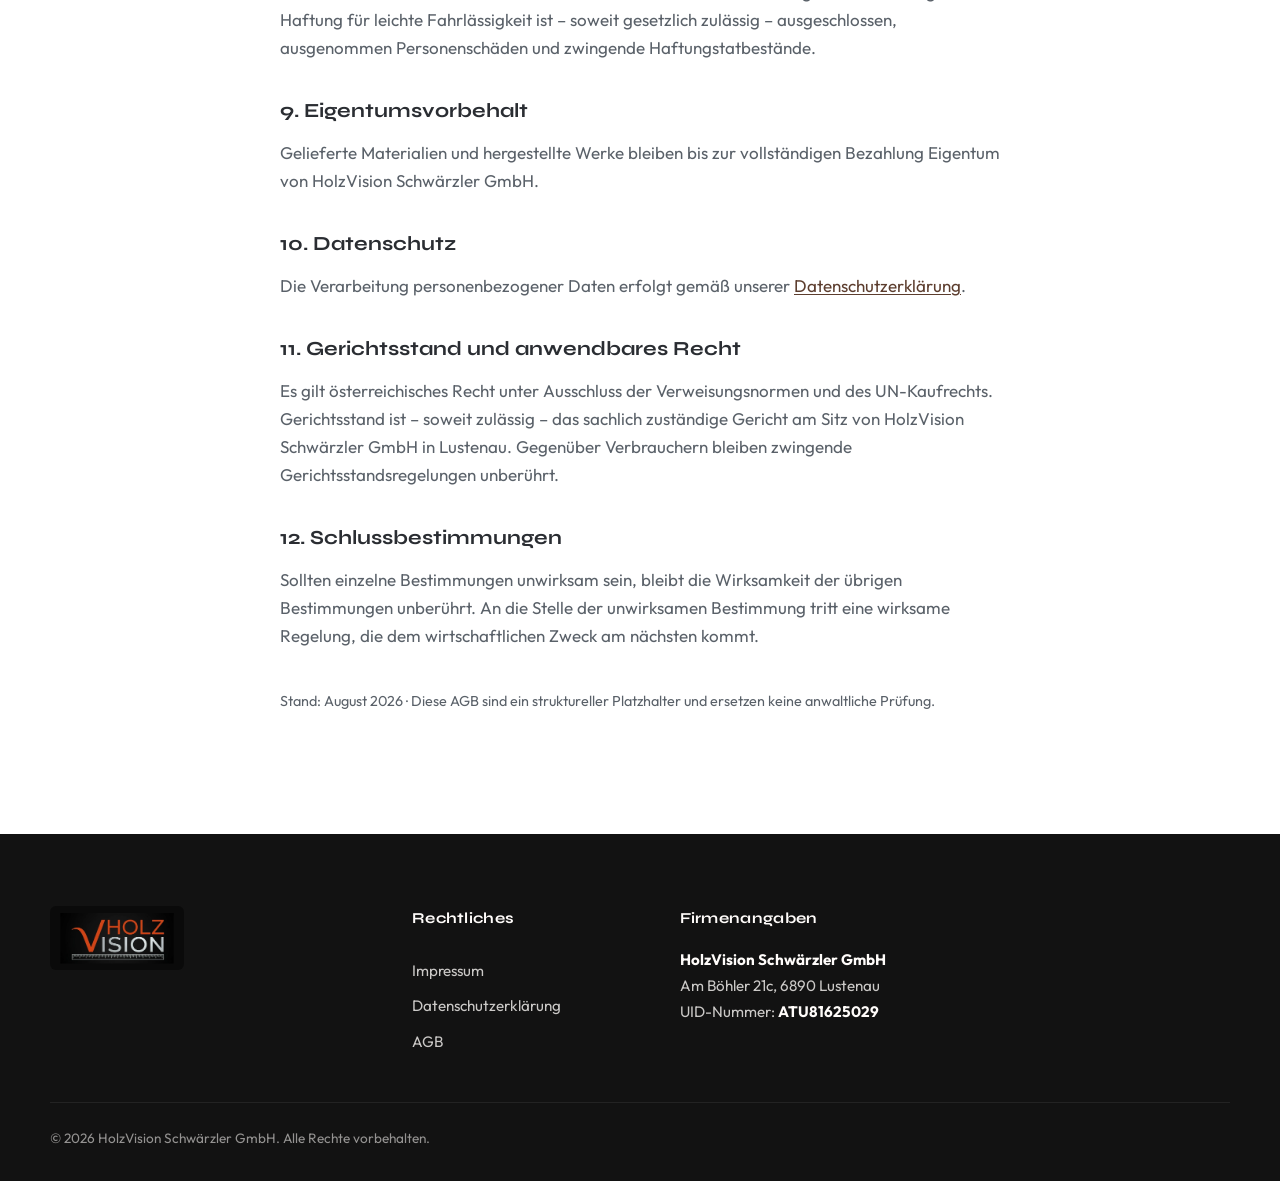
<file: agb/index.html>
﻿<!DOCTYPE html>
<html lang="de">
<head>
  <meta charset="UTF-8">
  <meta http-equiv="refresh" content="0; url=../agb.html">
  <link rel="canonical" href="../agb.html">
  <title>AGB – HolzVision</title>
  <script>location.replace('../agb.html');</script>
</head>
<body><p><a href="../agb.html">Weiter zu den AGB</a></p></body>
</html>
</file>
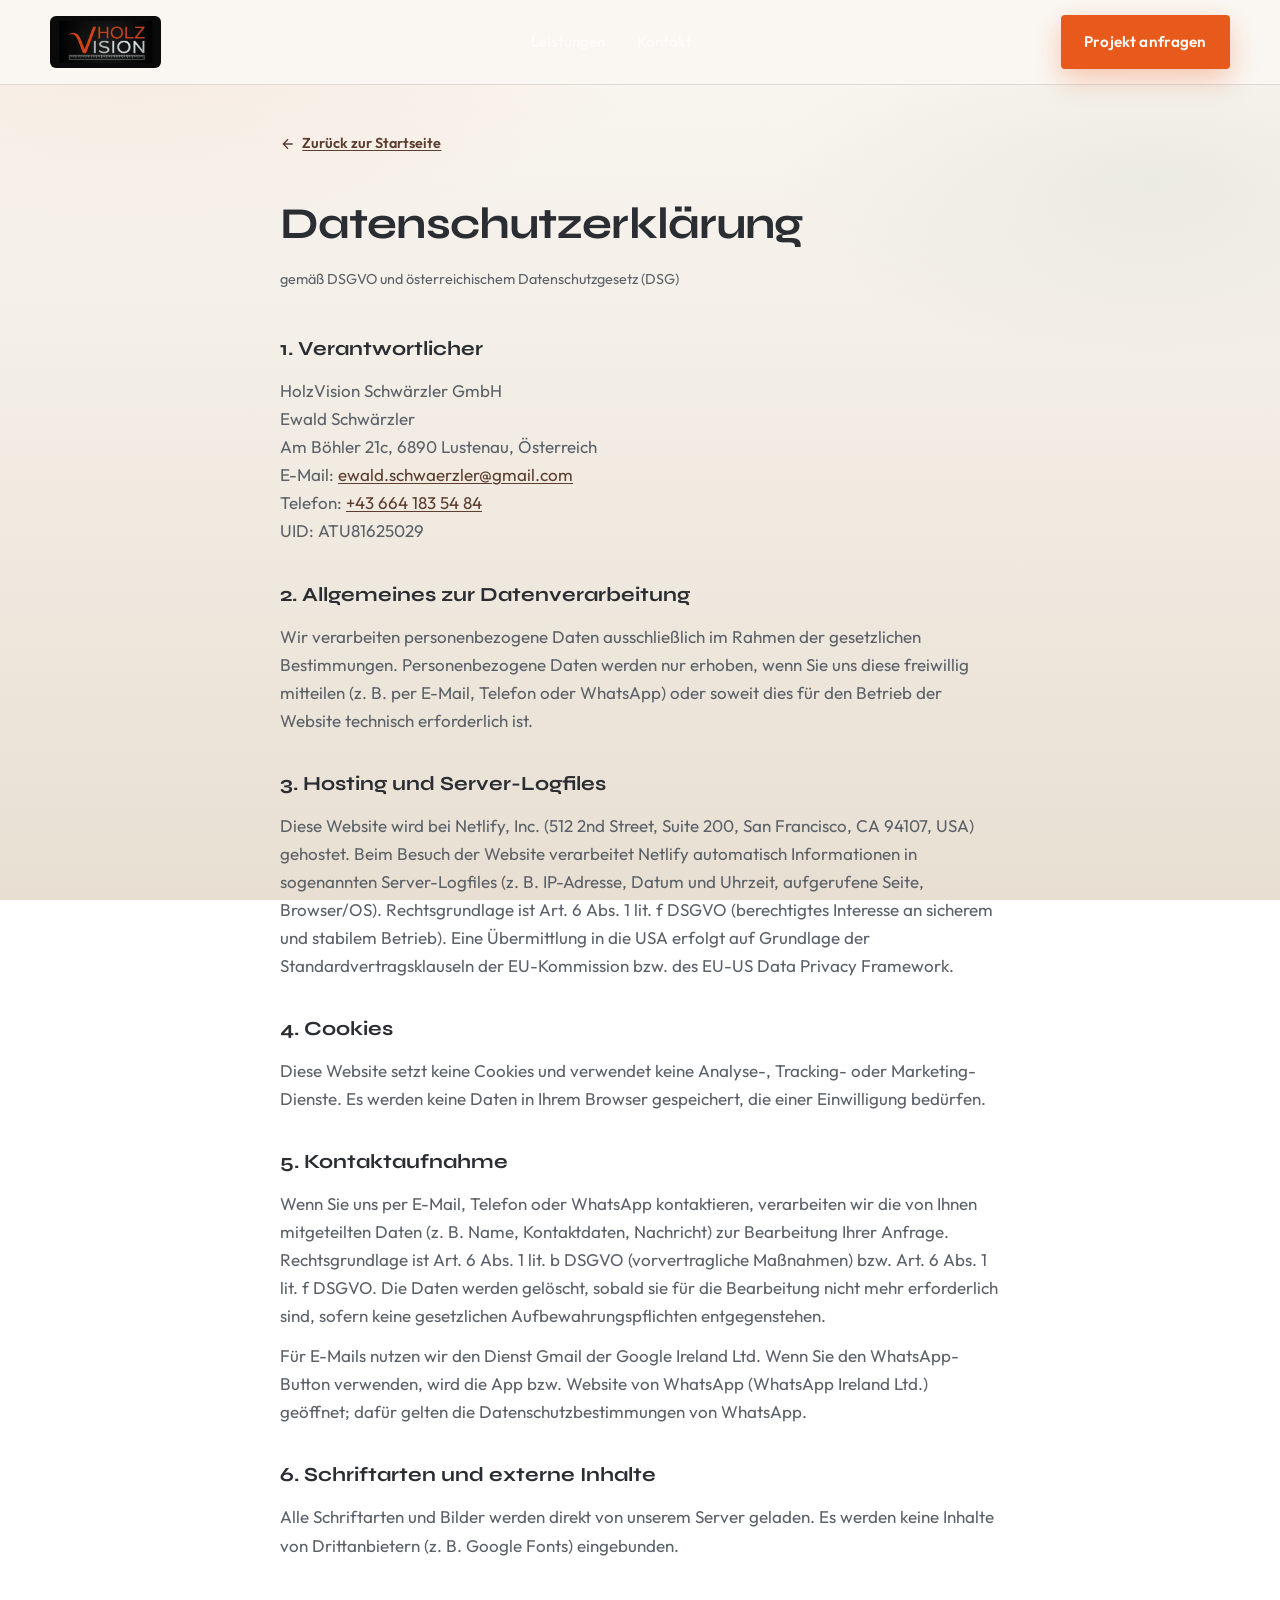
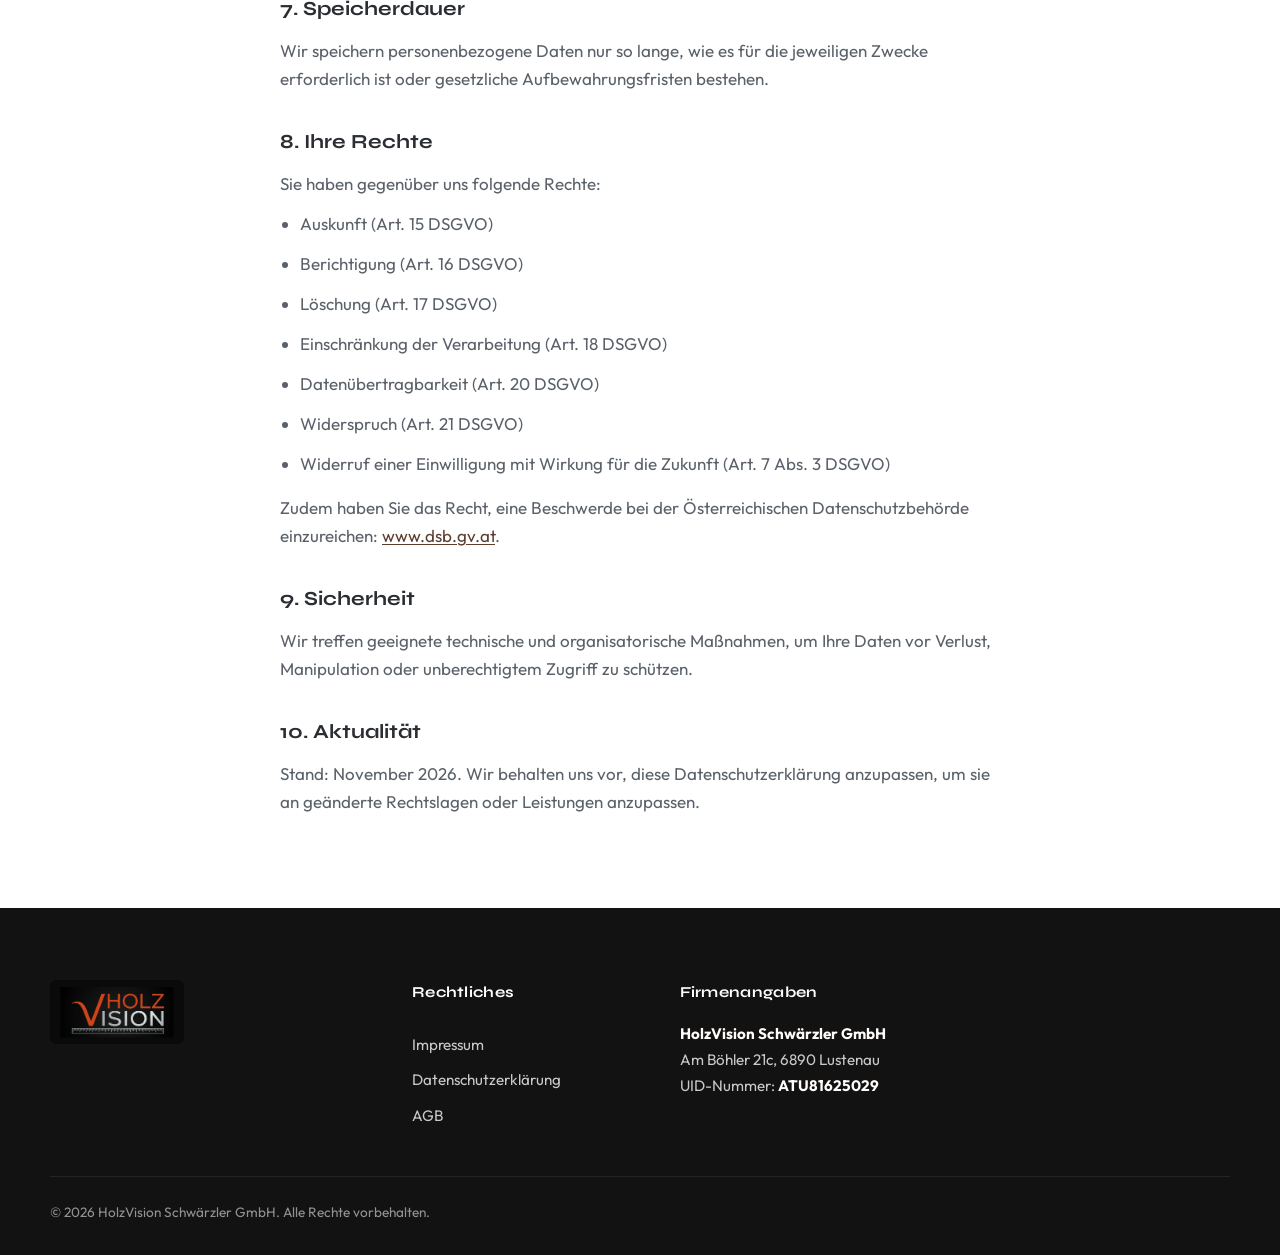
<file: datenschutz/index.html>
﻿<!DOCTYPE html>
<html lang="de">
<head>
  <meta charset="UTF-8">
  <meta http-equiv="refresh" content="0; url=../datenschutz.html">
  <link rel="canonical" href="../datenschutz.html">
  <title>Datenschutz – HolzVision</title>
  <script>location.replace('../datenschutz.html');</script>
</head>
<body><p><a href="../datenschutz.html">Weiter zur Datenschutzerklärung</a></p></body>
</html>
</file>
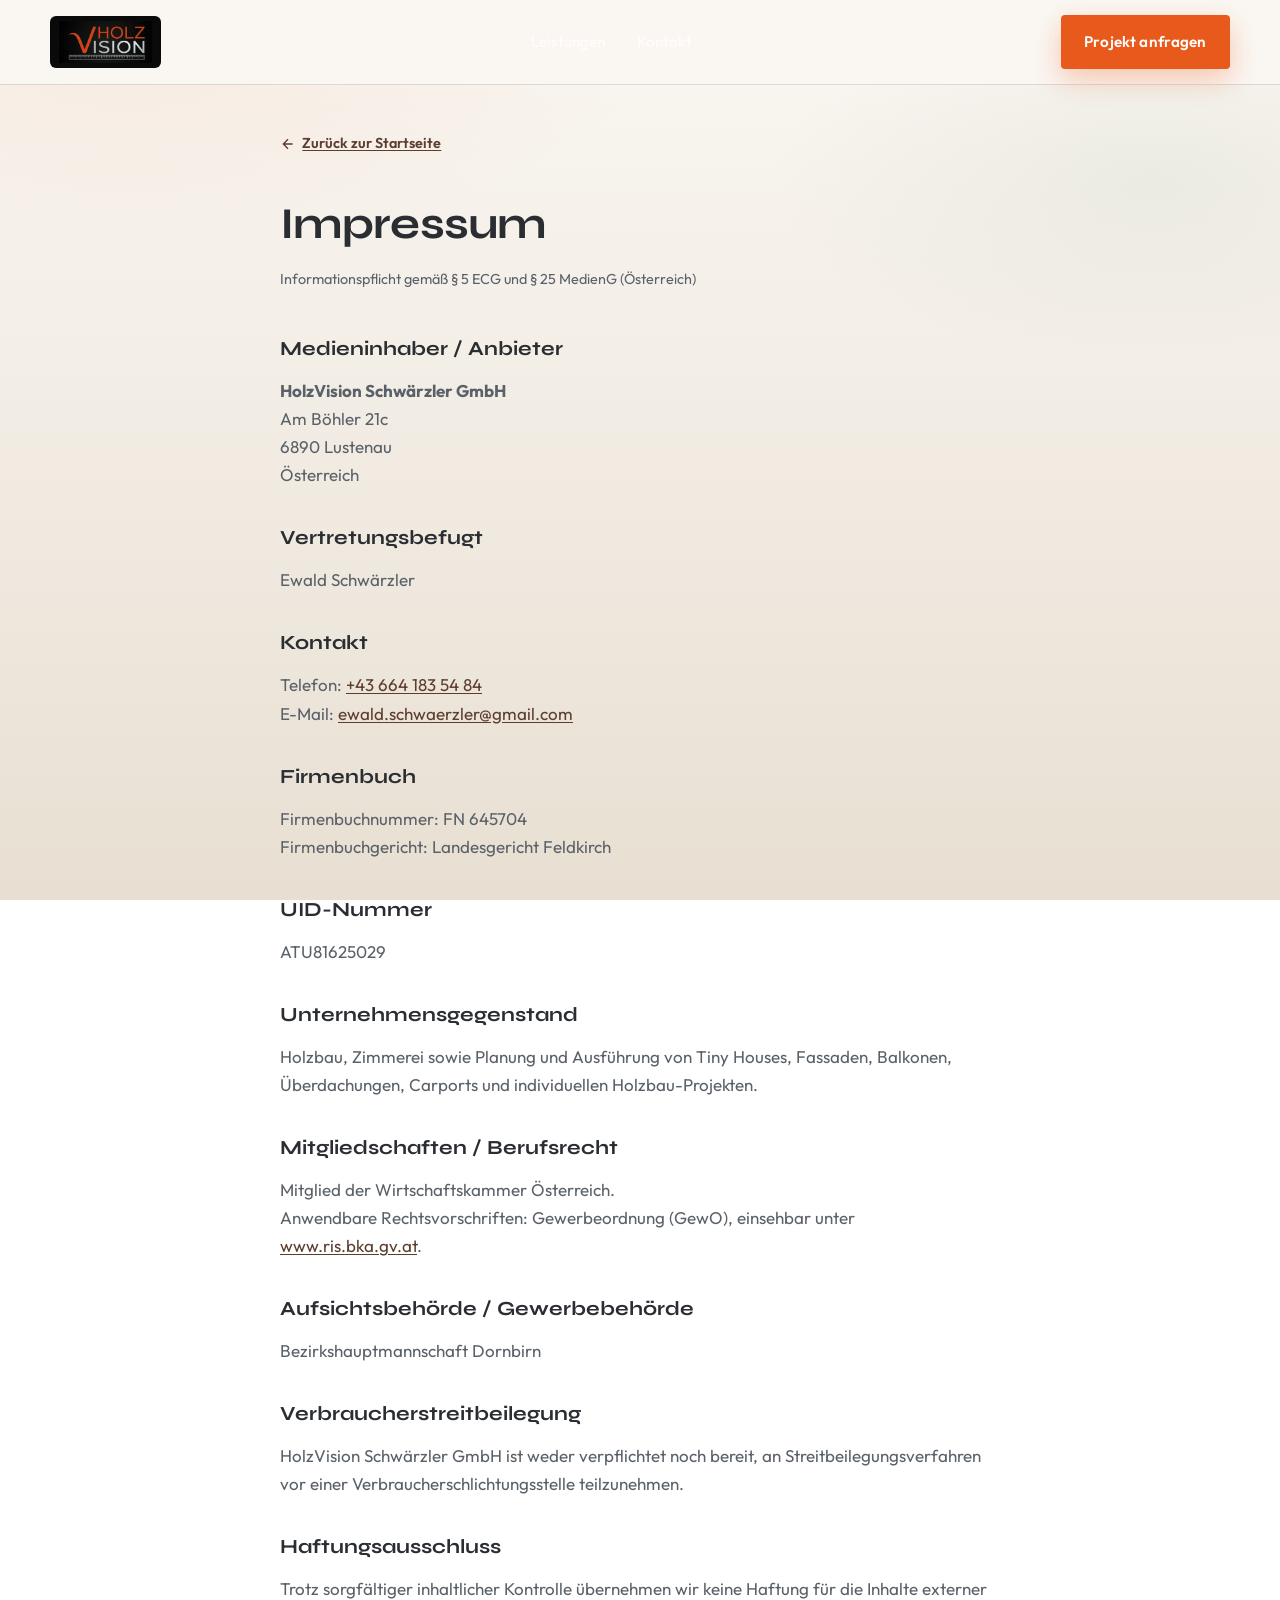
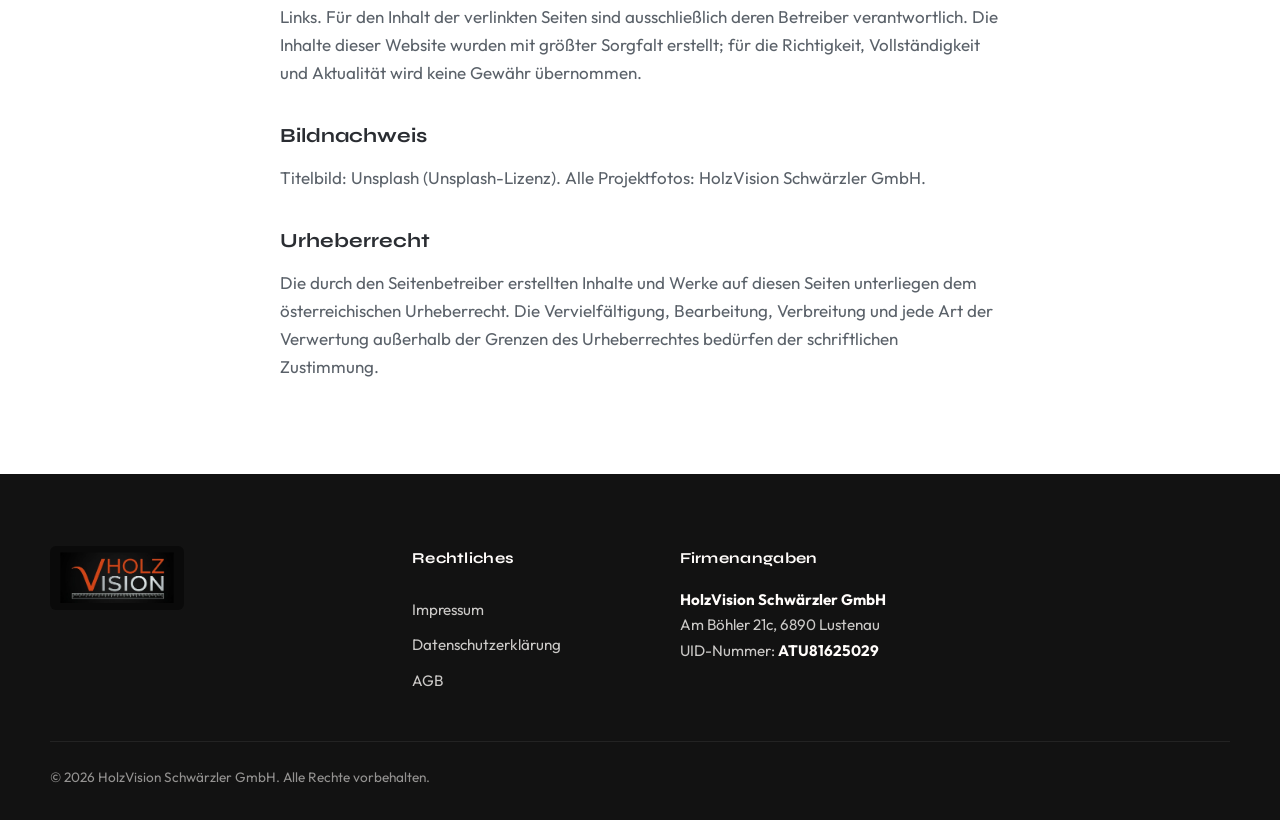
<file: impressum/index.html>
﻿<!DOCTYPE html>
<html lang="de">
<head>
  <meta charset="UTF-8">
  <meta http-equiv="refresh" content="0; url=../impressum.html">
  <link rel="canonical" href="../impressum.html">
  <title>Impressum – HolzVision</title>
  <script>location.replace('../impressum.html');</script>
</head>
<body><p><a href="../impressum.html">Weiter zum Impressum</a></p></body>
</html>
</file>
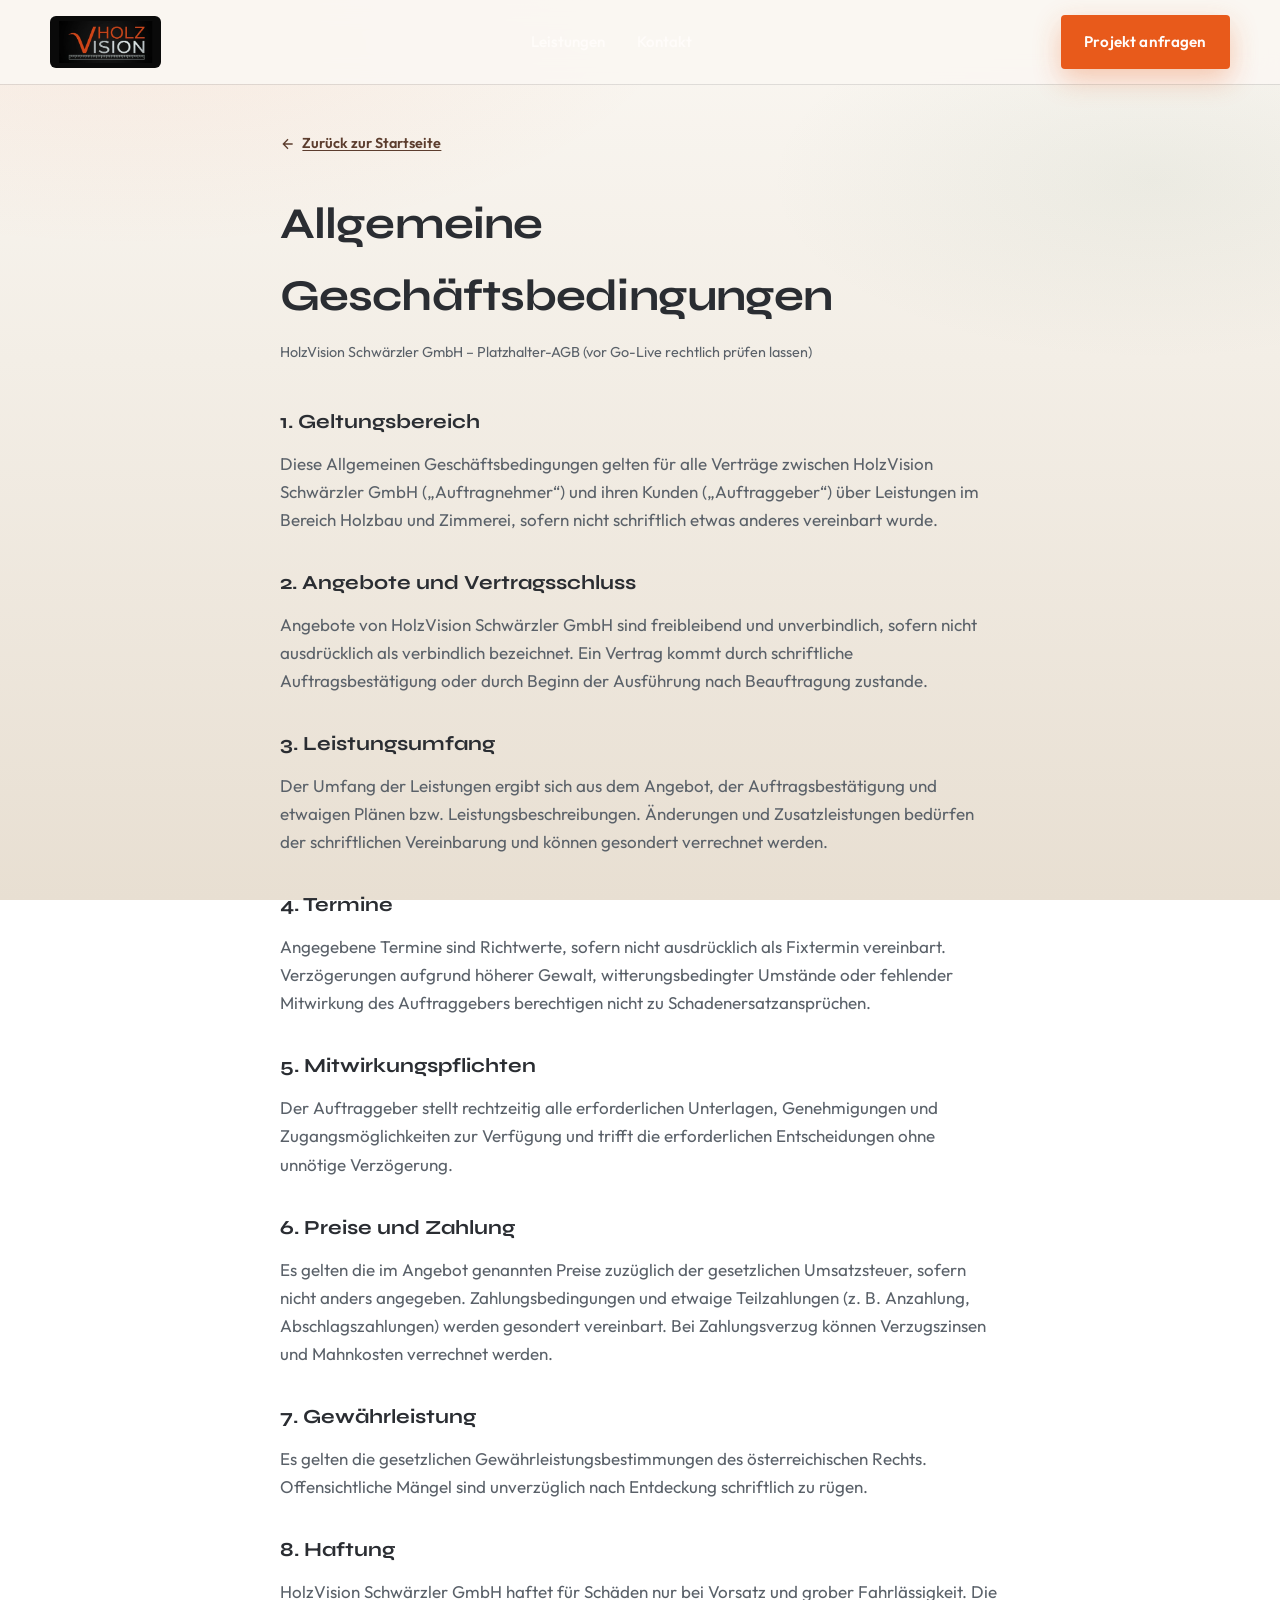
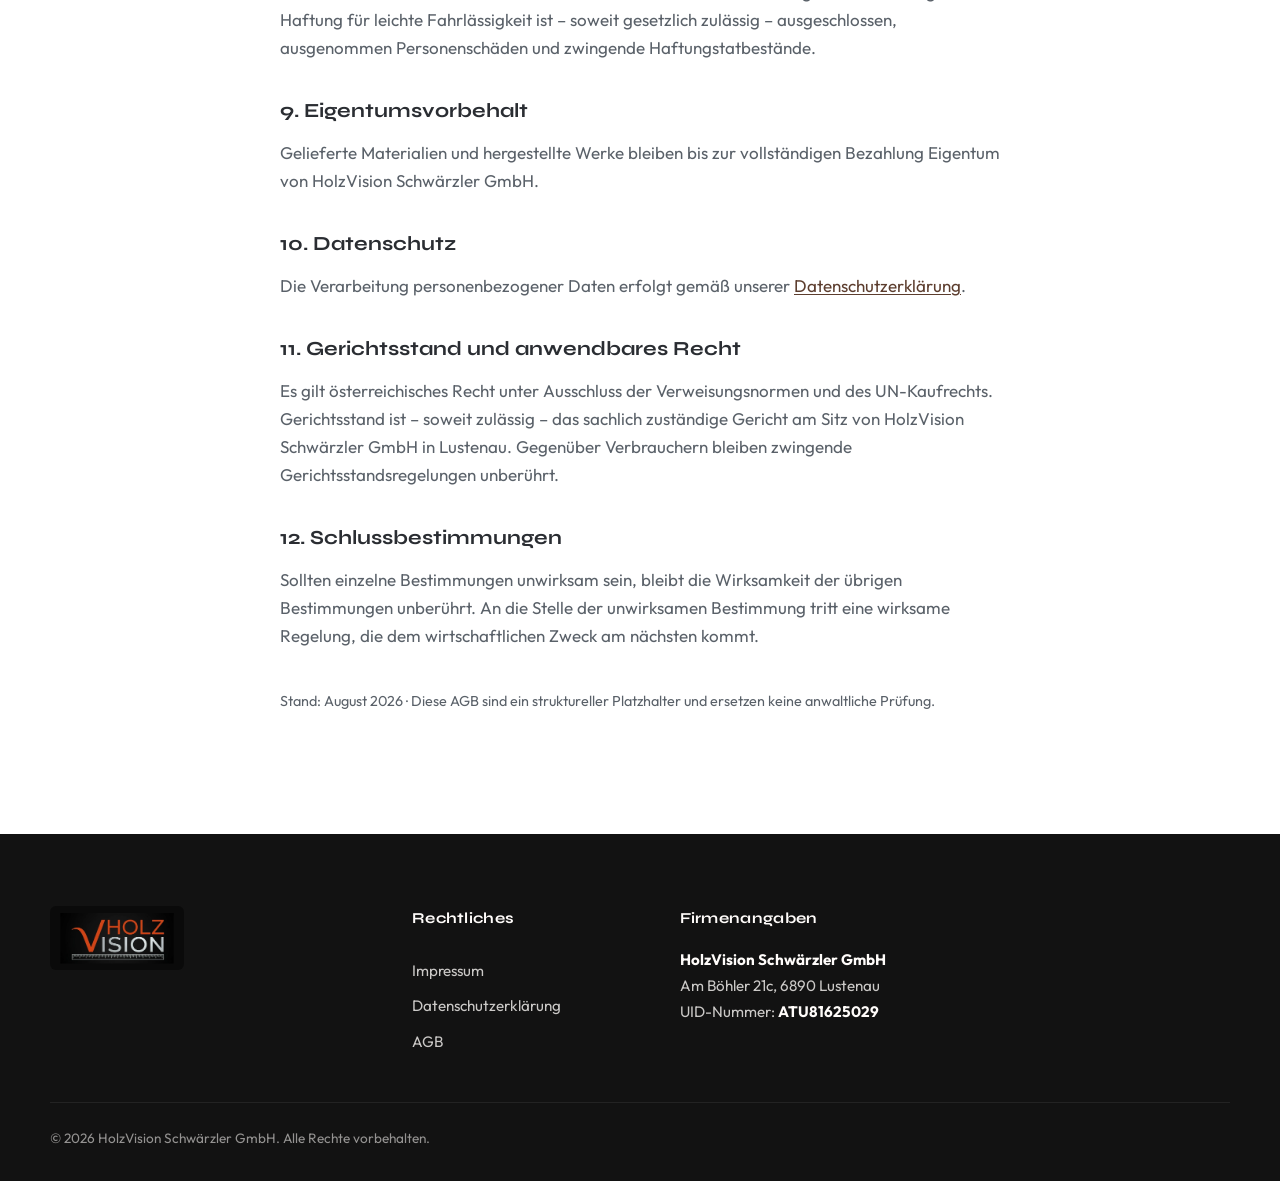
<file: agb.html>
<!DOCTYPE html>
<html lang="de">
<head>
  <meta charset="UTF-8">
  <meta name="viewport" content="width=device-width, initial-scale=1.0">
  <meta name="description" content="Allgemeine Geschäftsbedingungen – HolzVision Schwärzler GmbH">
  <meta name="robots" content="noindex">
  <title>AGB – HolzVision Schwärzler GmbH</title>
  <link rel="icon" type="image/png" sizes="48x48" href="assets/favicon-48.png">
  <link rel="stylesheet" href="css/fonts.css">
  <link rel="stylesheet" href="css/style.css">
</head>
<body>

  <header id="site-header" class="header header--legal header--scrolled">
    <div class="container header__inner">
      <a href="index.html" class="logo" aria-label="HolzVision Schwärzler GmbH – Startseite">
        <img class="logo__img" src="assets/holzvision-logo.webp" alt="HolzVision" width="220" height="80">
      </a>
      <nav class="nav-desktop" aria-label="Hauptnavigation">
        <a href="index.html#leistungen" class="nav-link">Leistungen</a>
        <a href="index.html#kontakt" class="nav-link">Kontakt</a>
      </nav>
      <a href="index.html#kontakt" class="btn btn--accent header__cta">Projekt anfragen</a>
      <button id="menu-toggle" class="menu-toggle" aria-label="Menü öffnen" aria-expanded="false" aria-controls="mobile-nav">
        <span></span><span></span><span></span>
      </button>
    </div>
  </header>

  <nav id="mobile-nav" class="mobile-nav" aria-label="Mobile Navigation">
    <a href="index.html">Startseite</a>
    <a href="impressum.html">Impressum</a>
    <a href="datenschutz.html">Datenschutz</a>
  </nav>

  <main class="legal-page">
    <div class="container legal-content">
      <a href="index.html" class="back-link">
        <svg width="16" height="16" viewBox="0 0 24 24" fill="none" stroke="currentColor" stroke-width="2"><path d="M19 12H5M12 19l-7-7 7-7"/></svg>
        Zurück zur Startseite
      </a>

      <h1>Allgemeine Geschäftsbedingungen</h1>
      <p class="legal-meta">HolzVision Schwärzler GmbH – Platzhalter-AGB (vor Go-Live rechtlich prüfen lassen)</p>

      <h2>1. Geltungsbereich</h2>
      <p>
        Diese Allgemeinen Geschäftsbedingungen gelten für alle Verträge zwischen HolzVision Schwärzler GmbH („Auftragnehmer“) und ihren Kunden („Auftraggeber“)
        über Leistungen im Bereich Holzbau und Zimmerei, sofern nicht schriftlich etwas anderes vereinbart wurde.
      </p>

      <h2>2. Angebote und Vertragsschluss</h2>
      <p>
        Angebote von HolzVision Schwärzler GmbH sind freibleibend und unverbindlich, sofern nicht ausdrücklich als verbindlich bezeichnet.
        Ein Vertrag kommt durch schriftliche Auftragsbestätigung oder durch Beginn der Ausführung nach Beauftragung zustande.
      </p>

      <h2>3. Leistungsumfang</h2>
      <p>
        Der Umfang der Leistungen ergibt sich aus dem Angebot, der Auftragsbestätigung und etwaigen Plänen bzw. Leistungsbeschreibungen.
        Änderungen und Zusatzleistungen bedürfen der schriftlichen Vereinbarung und können gesondert verrechnet werden.
      </p>

      <h2>4. Termine</h2>
      <p>
        Angegebene Termine sind Richtwerte, sofern nicht ausdrücklich als Fixtermin vereinbart.
        Verzögerungen aufgrund höherer Gewalt, witterungsbedingter Umstände oder fehlender Mitwirkung des Auftraggebers berechtigen nicht zu Schadenersatzansprüchen.
      </p>

      <h2>5. Mitwirkungspflichten</h2>
      <p>
        Der Auftraggeber stellt rechtzeitig alle erforderlichen Unterlagen, Genehmigungen und Zugangsmöglichkeiten zur Verfügung
        und trifft die erforderlichen Entscheidungen ohne unnötige Verzögerung.
      </p>

      <h2>6. Preise und Zahlung</h2>
      <p>
        Es gelten die im Angebot genannten Preise zuzüglich der gesetzlichen Umsatzsteuer, sofern nicht anders angegeben.
        Zahlungsbedingungen und etwaige Teilzahlungen (z.&nbsp;B. Anzahlung, Abschlagszahlungen) werden gesondert vereinbart.
        Bei Zahlungsverzug können Verzugszinsen und Mahnkosten verrechnet werden.
      </p>

      <h2>7. Gewährleistung</h2>
      <p>
        Es gelten die gesetzlichen Gewährleistungsbestimmungen des österreichischen Rechts.
        Offensichtliche Mängel sind unverzüglich nach Entdeckung schriftlich zu rügen.
      </p>

      <h2>8. Haftung</h2>
      <p>
        HolzVision Schwärzler GmbH haftet für Schäden nur bei Vorsatz und grober Fahrlässigkeit.
        Die Haftung für leichte Fahrlässigkeit ist – soweit gesetzlich zulässig – ausgeschlossen, ausgenommen Personenschäden und zwingende Haftungstatbestände.
      </p>

      <h2>9. Eigentumsvorbehalt</h2>
      <p>
        Gelieferte Materialien und hergestellte Werke bleiben bis zur vollständigen Bezahlung Eigentum von HolzVision Schwärzler GmbH.
      </p>

      <h2>10. Datenschutz</h2>
      <p>
        Die Verarbeitung personenbezogener Daten erfolgt gemäß unserer
        <a href="datenschutz.html">Datenschutzerklärung</a>.
      </p>

      <h2>11. Gerichtsstand und anwendbares Recht</h2>
      <p>
        Es gilt österreichisches Recht unter Ausschluss der Verweisungsnormen und des UN-Kaufrechts.
        Gerichtsstand ist – soweit zulässig – das sachlich zuständige Gericht am Sitz von HolzVision Schwärzler GmbH in Lustenau.
        Gegenüber Verbrauchern bleiben zwingende Gerichtsstandsregelungen unberührt.
      </p>

      <h2>12. Schlussbestimmungen</h2>
      <p>
        Sollten einzelne Bestimmungen unwirksam sein, bleibt die Wirksamkeit der übrigen Bestimmungen unberührt.
        An die Stelle der unwirksamen Bestimmung tritt eine wirksame Regelung, die dem wirtschaftlichen Zweck am nächsten kommt.
      </p>

      <p class="legal-meta" style="margin-top:2.5rem">
        Stand: August 2026 · Diese AGB sind ein struktureller Platzhalter und ersetzen keine anwaltliche Prüfung.
      </p>
    </div>
  </main>

  <footer class="footer">
    <div class="container footer__grid">
      <div class="footer__brand">
        <a href="index.html" class="logo logo--footer">
          <img class="logo__img" src="assets/holzvision-logo.webp" alt="HolzVision" width="220" height="80" loading="lazy">
        </a>
      </div>
      <div class="footer__legal">
        <h3>Rechtliches</h3>
        <a href="impressum.html">Impressum</a>
        <a href="datenschutz.html">Datenschutzerklärung</a>
        <a href="agb.html">AGB</a>
      </div>
      <div class="footer__company">
        <h3>Firmenangaben</h3>
        <p>
          <strong>HolzVision Schwärzler GmbH</strong><br>
          Am Böhler 21c, 6890 Lustenau<br>
          UID-Nummer: <strong>ATU81625029</strong>
        </p>
      </div>
    </div>
    <div class="container footer__bottom">
      <p>&copy; <span id="year"></span> HolzVision Schwärzler GmbH. Alle Rechte vorbehalten.</p>
    </div>
  </footer>

  <script src="js/main.js" defer></script>
</body>
</html>
</file>
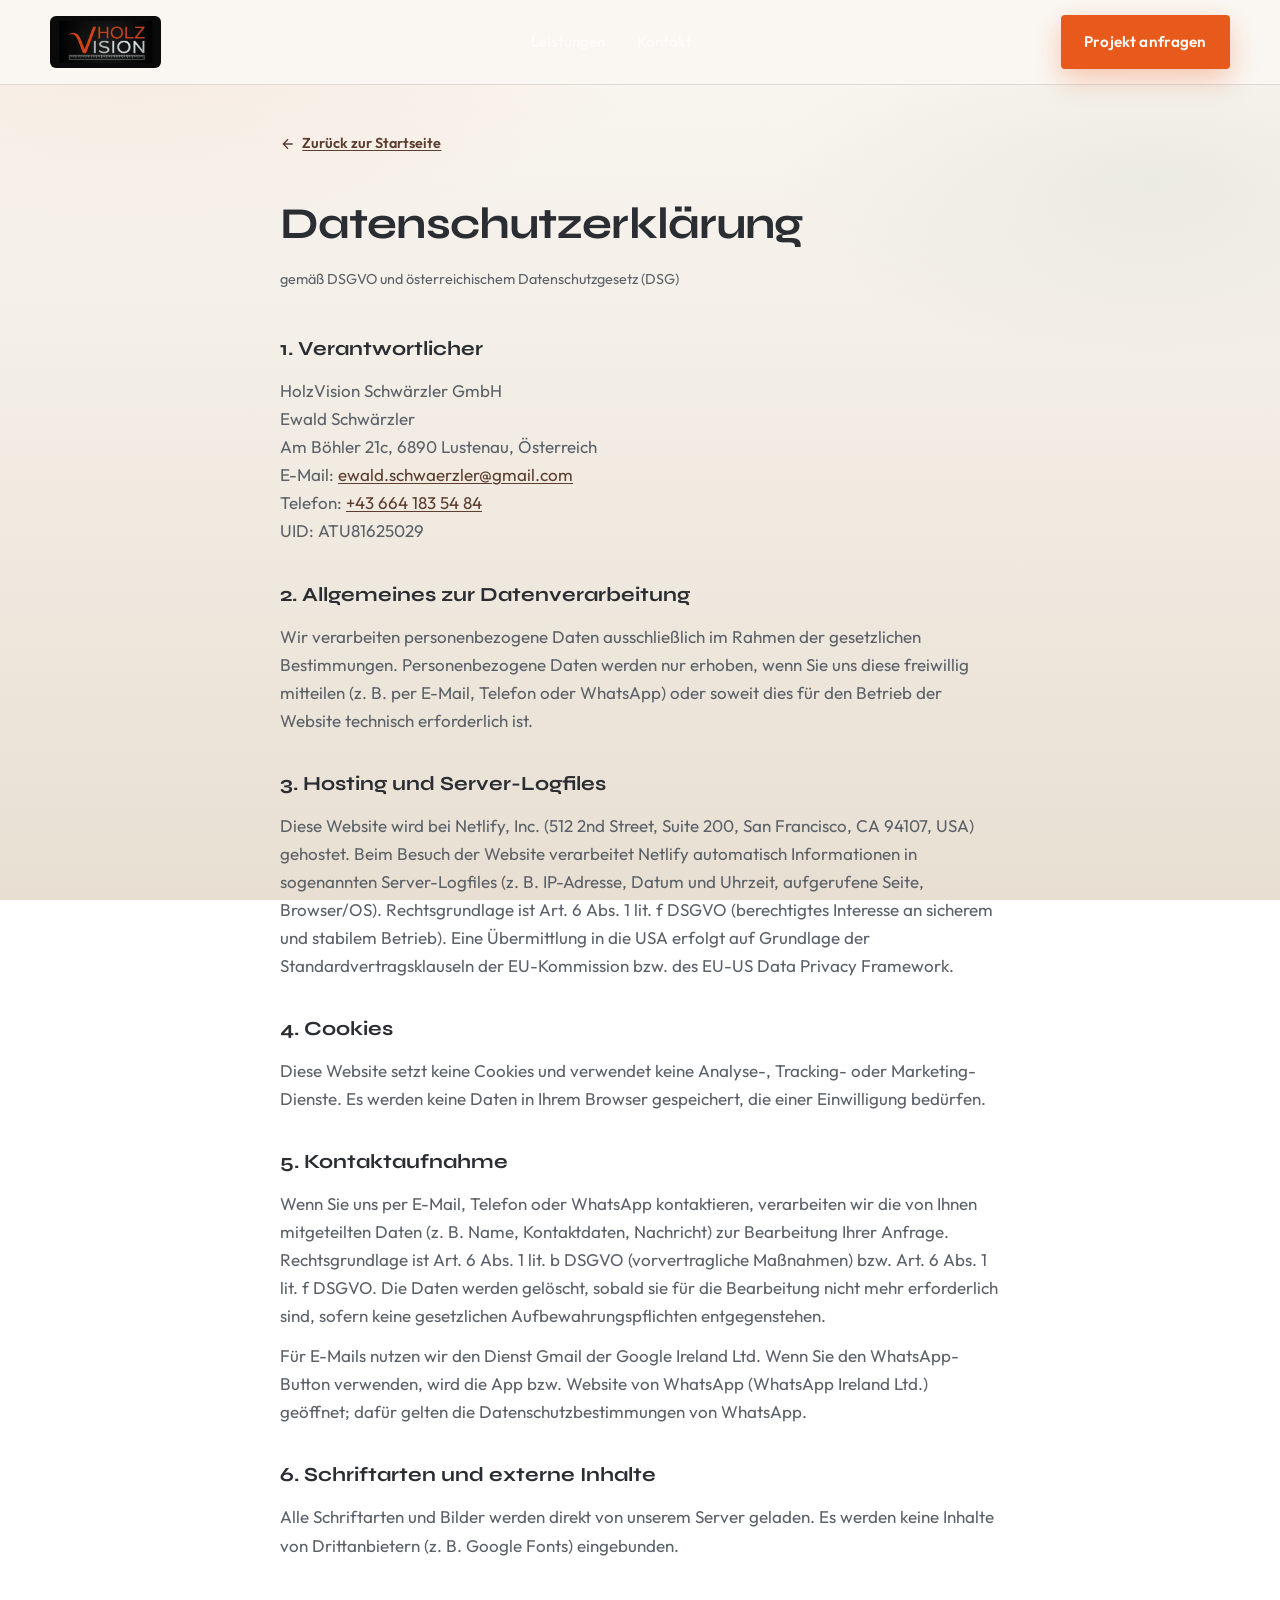
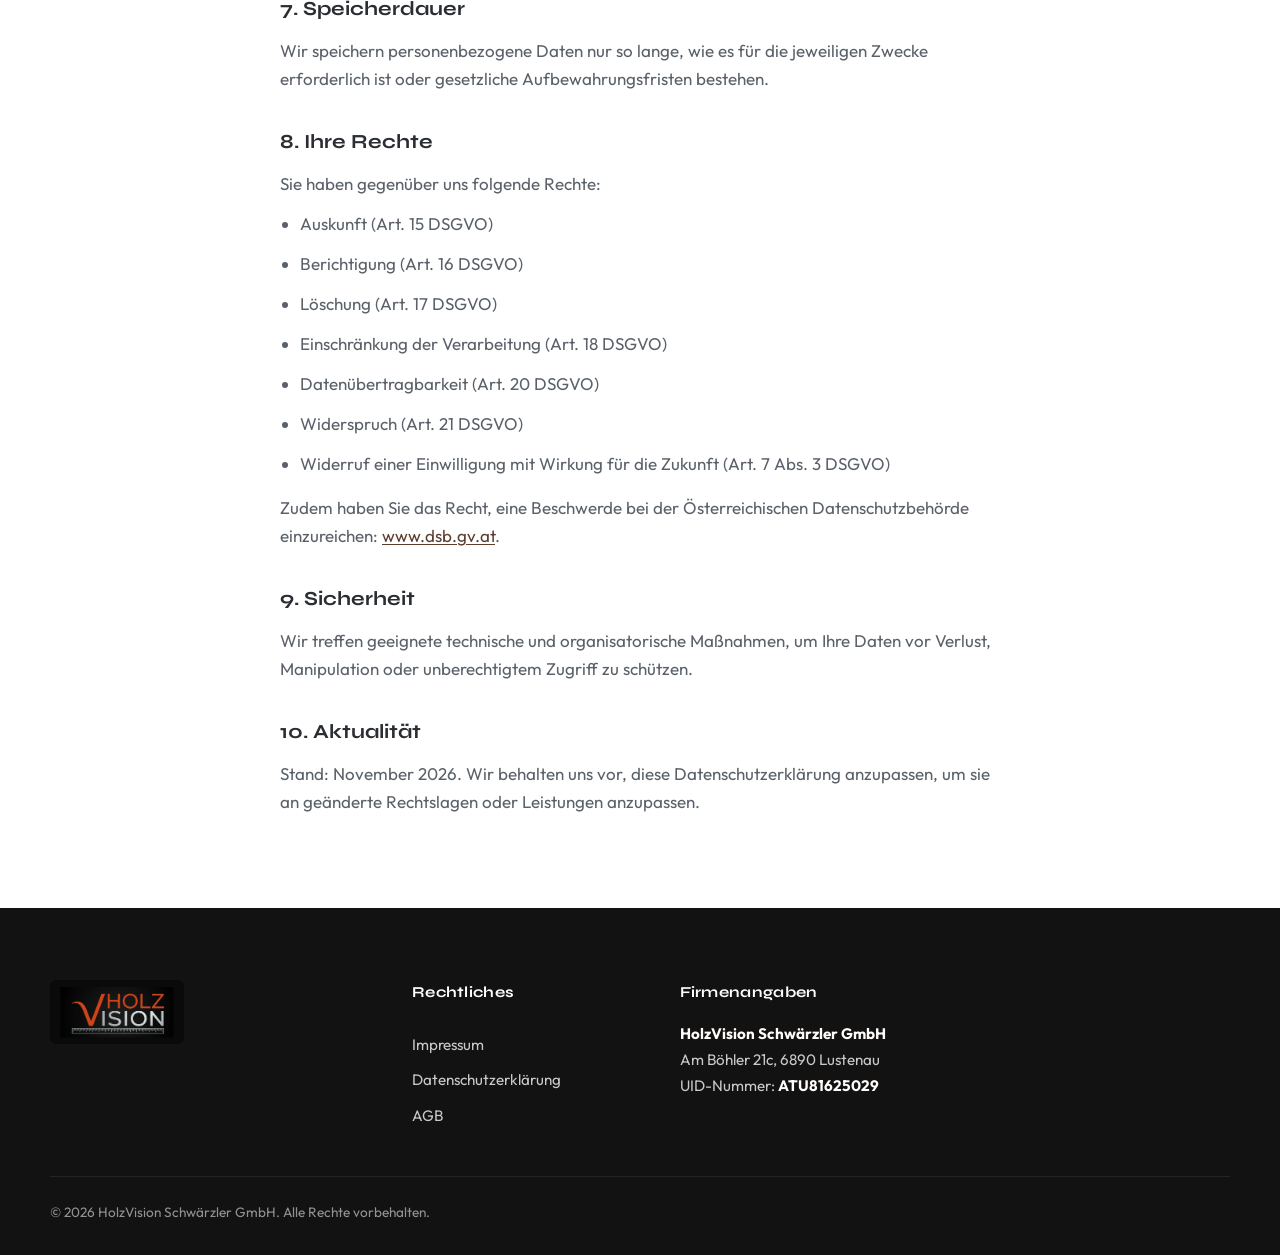
<file: datenschutz.html>
<!DOCTYPE html>
<html lang="de">
<head>
  <meta charset="UTF-8">
  <meta name="viewport" content="width=device-width, initial-scale=1.0">
  <meta name="description" content="Datenschutzerklärung – HolzVision Schwärzler GmbH (DSGVO)">
  <meta name="robots" content="noindex">
  <title>Datenschutzerklärung – HolzVision Schwärzler GmbH</title>
  <link rel="icon" type="image/png" sizes="48x48" href="assets/favicon-48.png">
  <link rel="stylesheet" href="css/fonts.css">
  <link rel="stylesheet" href="css/style.css">
</head>
<body>

  <header id="site-header" class="header header--legal header--scrolled">
    <div class="container header__inner">
      <a href="index.html" class="logo" aria-label="HolzVision Schwärzler GmbH – Startseite">
        <img class="logo__img" src="assets/holzvision-logo.webp" alt="HolzVision" width="220" height="80">
      </a>
      <nav class="nav-desktop" aria-label="Hauptnavigation">
        <a href="index.html#leistungen" class="nav-link">Leistungen</a>
        <a href="index.html#kontakt" class="nav-link">Kontakt</a>
      </nav>
      <a href="index.html#kontakt" class="btn btn--accent header__cta">Projekt anfragen</a>
      <button id="menu-toggle" class="menu-toggle" aria-label="Menü öffnen" aria-expanded="false" aria-controls="mobile-nav">
        <span></span><span></span><span></span>
      </button>
    </div>
  </header>

  <nav id="mobile-nav" class="mobile-nav" aria-label="Mobile Navigation">
    <a href="index.html">Startseite</a>
    <a href="impressum.html">Impressum</a>
    <a href="index.html#kontakt">Kontakt</a>
  </nav>

  <main class="legal-page">
    <div class="container legal-content">
      <a href="index.html" class="back-link">
        <svg width="16" height="16" viewBox="0 0 24 24" fill="none" stroke="currentColor" stroke-width="2"><path d="M19 12H5M12 19l-7-7 7-7"/></svg>
        Zurück zur Startseite
      </a>

      <h1>Datenschutzerklärung</h1>
      <p class="legal-meta">gemäß DSGVO und österreichischem Datenschutzgesetz (DSG)</p>

      <h2>1. Verantwortlicher</h2>
      <p>
        HolzVision Schwärzler GmbH<br>
        Ewald Schwärzler<br>
        Am Böhler 21c, 6890 Lustenau, Österreich<br>
        E-Mail: <a href="mailto:ewald.schwaerzler@gmail.com">ewald.schwaerzler@gmail.com</a><br>
        Telefon: <a href="tel:+436641835484">+43 664 183 54 84</a><br>
        UID: ATU81625029
      </p>

      <h2>2. Allgemeines zur Datenverarbeitung</h2>
      <p>
        Wir verarbeiten personenbezogene Daten ausschließlich im Rahmen der gesetzlichen Bestimmungen.
        Personenbezogene Daten werden nur erhoben, wenn Sie uns diese freiwillig mitteilen (z.&nbsp;B. per E-Mail, Telefon oder WhatsApp)
        oder soweit dies für den Betrieb der Website technisch erforderlich ist.
      </p>

      <h2>3. Hosting und Server-Logfiles</h2>
      <p>
        Diese Website wird bei Netlify, Inc. (512 2nd Street, Suite 200, San Francisco, CA 94107, USA) gehostet.
        Beim Besuch der Website verarbeitet Netlify automatisch Informationen in sogenannten Server-Logfiles
        (z.&nbsp;B. IP-Adresse, Datum und Uhrzeit, aufgerufene Seite, Browser/OS). Rechtsgrundlage ist Art.&nbsp;6 Abs.&nbsp;1 lit.&nbsp;f DSGVO
        (berechtigtes Interesse an sicherem und stabilem Betrieb). Eine Übermittlung in die USA erfolgt auf Grundlage der
        Standardvertragsklauseln der EU-Kommission bzw. des EU-US Data Privacy Framework.
      </p>

      <h2>4. Cookies</h2>
      <p>
        Diese Website setzt keine Cookies und verwendet keine Analyse-, Tracking- oder Marketing-Dienste.
        Es werden keine Daten in Ihrem Browser gespeichert, die einer Einwilligung bedürfen.
      </p>

      <h2>5. Kontaktaufnahme</h2>
      <p>
        Wenn Sie uns per E-Mail, Telefon oder WhatsApp kontaktieren, verarbeiten wir die von Ihnen mitgeteilten Daten
        (z.&nbsp;B. Name, Kontaktdaten, Nachricht) zur Bearbeitung Ihrer Anfrage.
        Rechtsgrundlage ist Art.&nbsp;6 Abs.&nbsp;1 lit.&nbsp;b DSGVO (vorvertragliche Maßnahmen) bzw. Art.&nbsp;6 Abs.&nbsp;1 lit.&nbsp;f DSGVO.
        Die Daten werden gelöscht, sobald sie für die Bearbeitung nicht mehr erforderlich sind, sofern keine gesetzlichen Aufbewahrungspflichten entgegenstehen.
      </p>
      <p>
        Für E-Mails nutzen wir den Dienst Gmail der Google Ireland Ltd. Wenn Sie den WhatsApp-Button verwenden, wird die App bzw.
        Website von WhatsApp (WhatsApp Ireland Ltd.) geöffnet; dafür gelten die Datenschutzbestimmungen von WhatsApp.
      </p>

      <h2>6. Schriftarten und externe Inhalte</h2>
      <p>
        Alle Schriftarten und Bilder werden direkt von unserem Server geladen. Es werden keine Inhalte von Drittanbietern
        (z.&nbsp;B. Google Fonts) eingebunden.
      </p>

      <h2>7. Speicherdauer</h2>
      <p>
        Wir speichern personenbezogene Daten nur so lange, wie es für die jeweiligen Zwecke erforderlich ist oder gesetzliche Aufbewahrungsfristen bestehen.
      </p>

      <h2>8. Ihre Rechte</h2>
      <p>Sie haben gegenüber uns folgende Rechte:</p>
      <ul>
        <li>Auskunft (Art.&nbsp;15 DSGVO)</li>
        <li>Berichtigung (Art.&nbsp;16 DSGVO)</li>
        <li>Löschung (Art.&nbsp;17 DSGVO)</li>
        <li>Einschränkung der Verarbeitung (Art.&nbsp;18 DSGVO)</li>
        <li>Datenübertragbarkeit (Art.&nbsp;20 DSGVO)</li>
        <li>Widerspruch (Art.&nbsp;21 DSGVO)</li>
        <li>Widerruf einer Einwilligung mit Wirkung für die Zukunft (Art.&nbsp;7 Abs.&nbsp;3 DSGVO)</li>
      </ul>
      <p>
        Zudem haben Sie das Recht, eine Beschwerde bei der Österreichischen Datenschutzbehörde einzureichen:
        <a href="https://www.dsb.gv.at" target="_blank" rel="noopener noreferrer">www.dsb.gv.at</a>.
      </p>

      <h2>9. Sicherheit</h2>
      <p>
        Wir treffen geeignete technische und organisatorische Maßnahmen, um Ihre Daten vor Verlust, Manipulation oder unberechtigtem Zugriff zu schützen.
      </p>

      <h2>10. Aktualität</h2>
      <p>Stand: November 2026. Wir behalten uns vor, diese Datenschutzerklärung anzupassen, um sie an geänderte Rechtslagen oder Leistungen anzupassen.</p>
    </div>
  </main>

  <footer class="footer">
    <div class="container footer__grid">
      <div class="footer__brand">
        <a href="index.html" class="logo logo--footer">
          <img class="logo__img" src="assets/holzvision-logo.webp" alt="HolzVision" width="220" height="80" loading="lazy">
        </a>
      </div>
      <div class="footer__legal">
        <h3>Rechtliches</h3>
        <a href="impressum.html">Impressum</a>
        <a href="datenschutz.html">Datenschutzerklärung</a>
        <a href="agb.html">AGB</a>
      </div>
      <div class="footer__company">
        <h3>Firmenangaben</h3>
        <p>
          <strong>HolzVision Schwärzler GmbH</strong><br>
          Am Böhler 21c, 6890 Lustenau<br>
          UID-Nummer: <strong>ATU81625029</strong>
        </p>
      </div>
    </div>
    <div class="container footer__bottom">
      <p>&copy; <span id="year"></span> HolzVision Schwärzler GmbH. Alle Rechte vorbehalten.</p>
    </div>
  </footer>

  <script src="js/main.js" defer></script>
</body>
</html>
</file>
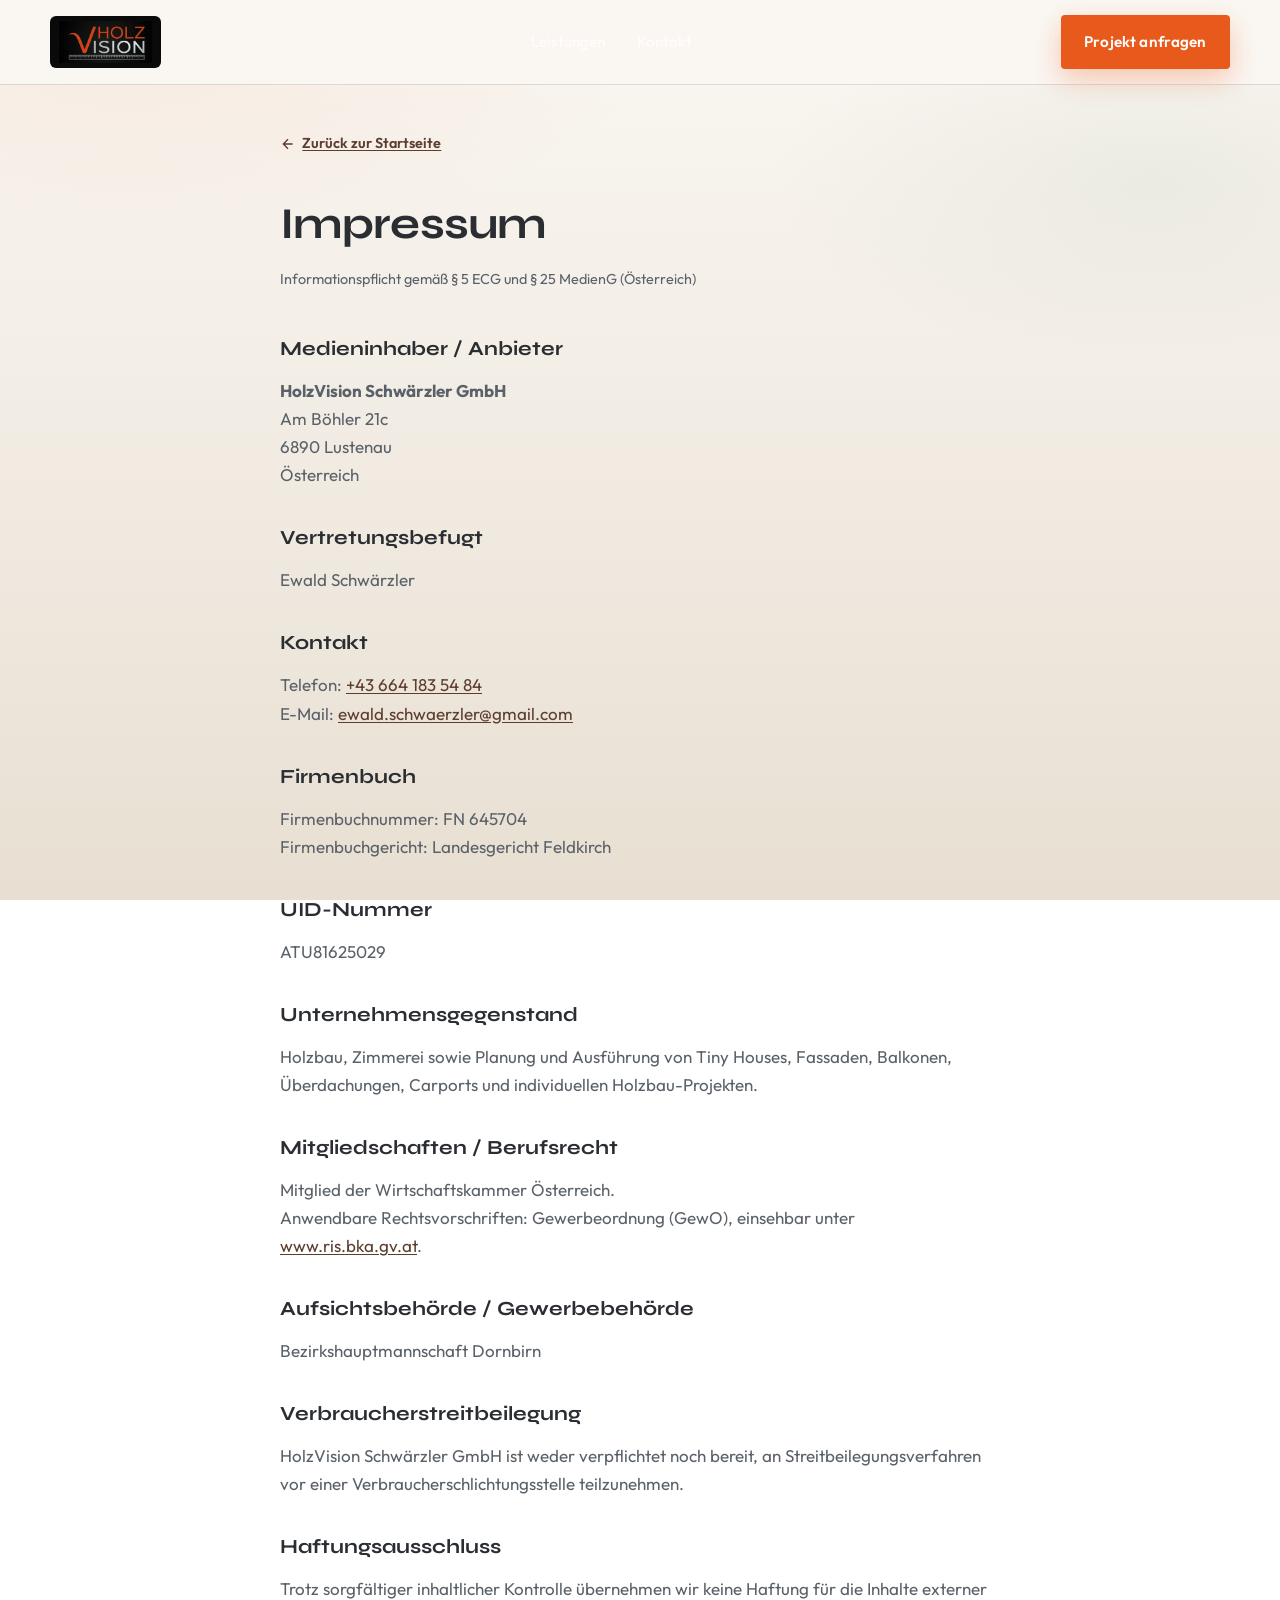
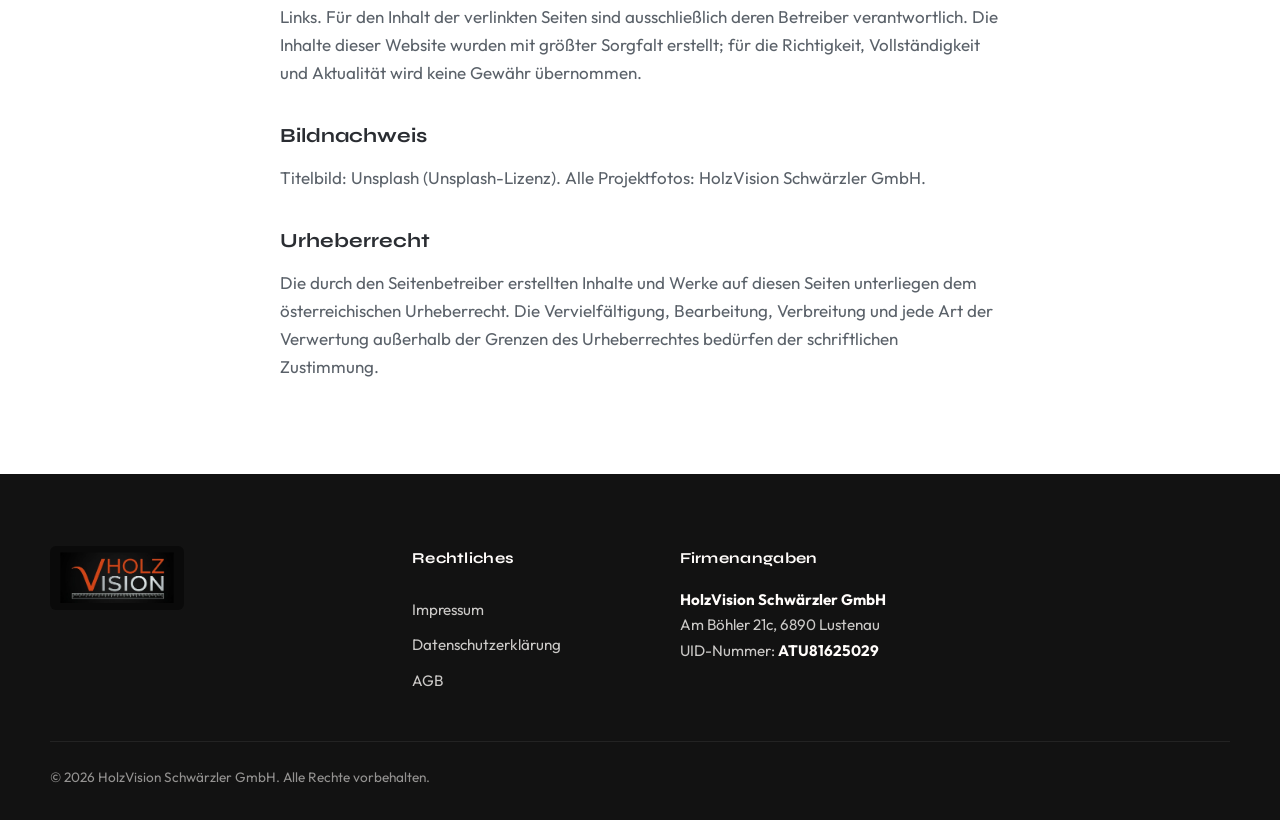
<file: impressum.html>
<!DOCTYPE html>
<html lang="de">
<head>
  <meta charset="UTF-8">
  <meta name="viewport" content="width=device-width, initial-scale=1.0">
  <meta name="description" content="Impressum – HolzVision Schwärzler GmbH, Lustenau">
  <meta name="robots" content="noindex">
  <title>Impressum – HolzVision Schwärzler GmbH</title>
  <link rel="icon" type="image/png" sizes="48x48" href="assets/favicon-48.png">
  <link rel="stylesheet" href="css/fonts.css">
  <link rel="stylesheet" href="css/style.css">
</head>
<body>

  <header id="site-header" class="header header--legal header--scrolled">
    <div class="container header__inner">
      <a href="index.html" class="logo" aria-label="HolzVision Schwärzler GmbH – Startseite">
        <img class="logo__img" src="assets/holzvision-logo.webp" alt="HolzVision" width="220" height="80">
      </a>
      <nav class="nav-desktop" aria-label="Hauptnavigation">
        <a href="index.html#leistungen" class="nav-link">Leistungen</a>
        <a href="index.html#kontakt" class="nav-link">Kontakt</a>
      </nav>
      <a href="index.html#kontakt" class="btn btn--accent header__cta">Projekt anfragen</a>
      <button id="menu-toggle" class="menu-toggle" aria-label="Menü öffnen" aria-expanded="false" aria-controls="mobile-nav">
        <span></span><span></span><span></span>
      </button>
    </div>
  </header>

  <nav id="mobile-nav" class="mobile-nav" aria-label="Mobile Navigation">
    <a href="index.html">Startseite</a>
    <a href="index.html#kontakt">Kontakt</a>
    <a href="datenschutz.html">Datenschutz</a>
  </nav>

  <main class="legal-page">
    <div class="container legal-content">
      <a href="index.html" class="back-link">
        <svg width="16" height="16" viewBox="0 0 24 24" fill="none" stroke="currentColor" stroke-width="2"><path d="M19 12H5M12 19l-7-7 7-7"/></svg>
        Zurück zur Startseite
      </a>

      <h1>Impressum</h1>
      <p class="legal-meta">Informationspflicht gemäß § 5 ECG und § 25 MedienG (Österreich)</p>

      <h2>Medieninhaber / Anbieter</h2>
      <p>
        <strong>HolzVision Schwärzler GmbH</strong><br>
        Am Böhler 21c<br>
        6890 Lustenau<br>
        Österreich
      </p>

      <h2>Vertretungsbefugt</h2>
      <p>Ewald Schwärzler</p>

      <h2>Kontakt</h2>
      <p>
        Telefon: <a href="tel:+436641835484">+43 664 183 54 84</a><br>
        E-Mail: <a href="mailto:ewald.schwaerzler@gmail.com">ewald.schwaerzler@gmail.com</a>
      </p>

      <h2>Firmenbuch</h2>
      <p>
        Firmenbuchnummer: FN 645704<br>
        Firmenbuchgericht: Landesgericht Feldkirch
      </p>

      <h2>UID-Nummer</h2>
      <p>ATU81625029</p>

      <h2>Unternehmensgegenstand</h2>
      <p>Holzbau, Zimmerei sowie Planung und Ausführung von Tiny Houses, Fassaden, Balkonen, Überdachungen, Carports und individuellen Holzbau-Projekten.</p>

      <h2>Mitgliedschaften / Berufsrecht</h2>
      <p>
        Mitglied der Wirtschaftskammer Österreich.<br>
        Anwendbare Rechtsvorschriften: Gewerbeordnung (GewO), einsehbar unter
        <a href="https://www.ris.bka.gv.at" target="_blank" rel="noopener noreferrer">www.ris.bka.gv.at</a>.
      </p>

      <h2>Aufsichtsbehörde / Gewerbebehörde</h2>
      <p>Bezirkshauptmannschaft Dornbirn</p>

      <h2>Verbraucherstreitbeilegung</h2>
      <p>
        HolzVision Schwärzler GmbH ist weder verpflichtet noch bereit, an Streitbeilegungsverfahren vor einer Verbraucherschlichtungsstelle teilzunehmen.
      </p>

      <h2>Haftungsausschluss</h2>
      <p>
        Trotz sorgfältiger inhaltlicher Kontrolle übernehmen wir keine Haftung für die Inhalte externer Links.
        Für den Inhalt der verlinkten Seiten sind ausschließlich deren Betreiber verantwortlich.
        Die Inhalte dieser Website wurden mit größter Sorgfalt erstellt; für die Richtigkeit, Vollständigkeit und Aktualität wird keine Gewähr übernommen.
      </p>

      <h2>Bildnachweis</h2>
      <p>Titelbild: Unsplash (Unsplash-Lizenz). Alle Projektfotos: HolzVision Schwärzler GmbH.</p>

      <h2>Urheberrecht</h2>
      <p>
        Die durch den Seitenbetreiber erstellten Inhalte und Werke auf diesen Seiten unterliegen dem österreichischen Urheberrecht.
        Die Vervielfältigung, Bearbeitung, Verbreitung und jede Art der Verwertung außerhalb der Grenzen des Urheberrechtes bedürfen der schriftlichen Zustimmung.
      </p>
    </div>
  </main>

  <footer class="footer">
    <div class="container footer__grid">
      <div class="footer__brand">
        <a href="index.html" class="logo logo--footer">
          <img class="logo__img" src="assets/holzvision-logo.webp" alt="HolzVision" width="220" height="80" loading="lazy">
        </a>
      </div>
      <div class="footer__legal">
        <h3>Rechtliches</h3>
        <a href="impressum.html">Impressum</a>
        <a href="datenschutz.html">Datenschutzerklärung</a>
        <a href="agb.html">AGB</a>
      </div>
      <div class="footer__company">
        <h3>Firmenangaben</h3>
        <p>
          <strong>HolzVision Schwärzler GmbH</strong><br>
          Am Böhler 21c, 6890 Lustenau<br>
          UID-Nummer: <strong>ATU81625029</strong>
        </p>
      </div>
    </div>
    <div class="container footer__bottom">
      <p>&copy; <span id="year"></span> HolzVision Schwärzler GmbH. Alle Rechte vorbehalten.</p>
    </div>
  </footer>

  <script src="js/main.js" defer></script>
</body>
</html>
</file>
<file: css/fonts.css>
/* HolzVision – Typografie (Syne + Outfit), lokal eingebunden – keine Verbindung zu Google */
@font-face {
  font-family: 'Outfit';
  font-style: normal;
  font-weight: 300 700;
  font-display: swap;
  src: url('../fonts/outfit-latin-ext.woff2') format('woff2');
  unicode-range: U+0100-02BA, U+02BD-02C5, U+02C7-02CC, U+02CE-02D7, U+02DD-02FF, U+0304, U+0308, U+0329, U+1D00-1DBF, U+1E00-1E9F, U+1EF2-1EFF, U+2020, U+20A0-20AB, U+20AD-20C4, U+2113, U+2C60-2C7F, U+A720-A7FF;
}
@font-face {
  font-family: 'Outfit';
  font-style: normal;
  font-weight: 300 700;
  font-display: swap;
  src: url('../fonts/outfit-latin.woff2') format('woff2');
  unicode-range: U+0000-00FF, U+0131, U+0152-0153, U+02BB-02BC, U+02C6, U+02DA, U+02DC, U+0304, U+0308, U+0329, U+2000-206F, U+20AC, U+2122, U+2191, U+2193, U+2212, U+2215, U+FEFF, U+FFFD;
}
@font-face {
  font-family: 'Syne';
  font-style: normal;
  font-weight: 500 800;
  font-display: swap;
  src: url('../fonts/syne-latin-ext.woff2') format('woff2');
  unicode-range: U+0100-02BA, U+02BD-02C5, U+02C7-02CC, U+02CE-02D7, U+02DD-02FF, U+0304, U+0308, U+0329, U+1D00-1DBF, U+1E00-1E9F, U+1EF2-1EFF, U+2020, U+20A0-20AB, U+20AD-20C4, U+2113, U+2C60-2C7F, U+A720-A7FF;
}
@font-face {
  font-family: 'Syne';
  font-style: normal;
  font-weight: 500 800;
  font-display: swap;
  src: url('../fonts/syne-latin.woff2') format('woff2');
  unicode-range: U+0000-00FF, U+0131, U+0152-0153, U+02BB-02BC, U+02C6, U+02DA, U+02DC, U+0304, U+0308, U+0329, U+2000-206F, U+20AC, U+2122, U+2191, U+2193, U+2212, U+2215, U+FEFF, U+FFFD;
}
</file>
<file: css/style.css>
/* =========================================================
   HolzVision – Design System
   Warm oak / walnut · anthracite · sage accents
   ========================================================= */

:root {
  --brand: #E85A1B;
  --brand-deep: #C94A12;
  --oak: #E85A1B;
  --oak-deep: #C94A12;
  --walnut: #5C3D2E;
  --anthracite: #2A2D32;
  --charcoal: #121212;
  --silver: #C8CDD2;
  --sage: #6B8F71;
  --sage-deep: #4F6F56;
  --sand: #E8DFD2;
  --mist: #F3EEE6;
  --paper: #FAF7F2;
  --white: #FFFCFA;
  --text: #2A2D32;
  --text-soft: #5A6169;
  --line: rgba(42, 45, 50, 0.12);
  --shadow: 0 24px 60px rgba(28, 31, 35, 0.12);
  --radius: 4px;
  --radius-lg: 12px;
  --font-display: "Syne", sans-serif;
  --font-body: "Outfit", sans-serif;
  --container: 1180px;
  --header-h: 84px;
  --ease: cubic-bezier(0.22, 1, 0.36, 1);
  --ease-out: cubic-bezier(0.16, 1, 0.3, 1);
}

*,
*::before,
*::after {
  box-sizing: border-box;
  margin: 0;
  padding: 0;
}

html {
  scroll-behavior: smooth;
  scroll-padding-top: var(--header-h);
}

body {
  font-family: var(--font-body);
  font-weight: 400;
  font-size: 1.0625rem;
  line-height: 1.65;
  color: var(--text);
  background:
    radial-gradient(ellipse 80% 50% at 10% 0%, rgba(232, 90, 27, 0.08), transparent 55%),
    radial-gradient(ellipse 60% 40% at 90% 20%, rgba(107, 143, 113, 0.08), transparent 50%),
    linear-gradient(180deg, var(--paper) 0%, var(--mist) 40%, var(--sand) 100%);
  background-attachment: fixed;
  min-height: 100vh;
  overflow-x: hidden;
  -webkit-font-smoothing: antialiased;
}

main,
.footer {
  position: relative;
  z-index: 2;
}

img {
  max-width: 100%;
  display: block;
}

a {
  color: inherit;
  text-decoration: none;
}

button,
input,
select,
textarea {
  font: inherit;
  color: inherit;
}

ul {
  list-style: none;
}

.container {
  width: min(100% - 2.5rem, var(--container));
  margin-inline: auto;
}

/* ---------- Typography ---------- */

.eyebrow {
  font-family: var(--font-body);
  font-size: 0.8125rem;
  font-weight: 600;
  letter-spacing: 0.16em;
  text-transform: uppercase;
  color: var(--sage-deep);
  margin-bottom: 0.85rem;
}

.section__title {
  font-family: var(--font-display);
  font-weight: 700;
  font-size: clamp(2rem, 4vw, 3.15rem);
  line-height: 1.12;
  letter-spacing: -0.02em;
  color: var(--anthracite);
  margin-bottom: 1rem;
}

.section__lead {
  font-size: 1.125rem;
  color: var(--text-soft);
  max-width: 36rem;
}

.section__intro {
  margin-bottom: 3.5rem;
  max-width: 40rem;
}

.section {
  padding: clamp(5rem, 10vw, 8rem) 0;
  position: relative;
}

/* ---------- Buttons ---------- */

.btn {
  display: inline-flex;
  align-items: center;
  justify-content: center;
  gap: 0.55rem;
  padding: 0.85rem 1.4rem;
  border-radius: var(--radius);
  border: 1.5px solid transparent;
  font-weight: 600;
  font-size: 0.95rem;
  letter-spacing: 0.01em;
  cursor: pointer;
  transition: transform 0.35s var(--ease), background 0.3s ease, border-color 0.3s ease, color 0.3s ease, box-shadow 0.35s var(--ease);
  white-space: nowrap;
}

.btn--lg {
  padding: 1.05rem 1.7rem;
  font-size: 1rem;
}

.btn--block {
  width: 100%;
}

.btn--accent {
  background: var(--brand);
  color: var(--white);
  box-shadow: 0 10px 28px rgba(232, 90, 27, 0.32);
}

.btn--accent:hover {
  background: var(--brand-deep);
  transform: translateY(-2px);
  box-shadow: 0 14px 34px rgba(232, 90, 27, 0.4);
}

.btn--ghost-light {
  background: rgba(255, 252, 250, 0.12);
  border-color: rgba(255, 252, 250, 0.45);
  color: var(--white);
  backdrop-filter: blur(8px);
}

.btn--ghost-light:hover {
  background: rgba(255, 252, 250, 0.22);
  transform: translateY(-2px);
}

.btn--outline {
  background: transparent;
  border-color: var(--anthracite);
  color: var(--anthracite);
}

.btn--outline:hover {
  background: var(--anthracite);
  color: var(--white);
}

.btn--ghost {
  background: transparent;
  color: var(--text-soft);
  border-color: var(--line);
}

.btn--ghost:hover {
  color: var(--anthracite);
  border-color: var(--anthracite);
}

/* ---------- Header ---------- */

.header {
  position: fixed;
  inset: 0 0 auto 0;
  z-index: 100;
  height: var(--header-h);
  transition: background 0.4s var(--ease), box-shadow 0.4s var(--ease), backdrop-filter 0.4s ease;
}

.header--scrolled {
  background: rgba(250, 247, 242, 0.88);
  backdrop-filter: blur(16px) saturate(1.2);
  box-shadow: 0 1px 0 var(--line), 0 12px 40px rgba(28, 31, 35, 0.06);
}

.header__inner {
  height: 100%;
  display: flex;
  align-items: center;
  justify-content: space-between;
  gap: 1.5rem;
}

.logo {
  display: inline-flex;
  align-items: center;
  gap: 0.65rem;
  z-index: 2;
}

.logo__img {
  display: block;
  height: 52px;
  width: auto;
  max-width: min(230px, 48vw);
  object-fit: contain;
  background: #0a0a0a;
  border-radius: 6px;
  padding: 0.3rem 0.55rem;
  transition: transform 0.35s var(--ease), box-shadow 0.35s ease;
}

.logo:hover .logo__img {
  transform: scale(1.03);
  box-shadow: 0 6px 20px rgba(0, 0, 0, 0.25);
}

.logo--footer .logo__img {
  height: 64px;
  padding: 0.4rem 0.65rem;
}

.header:not(.header--scrolled) .nav-link {
  color: var(--white);
}

.header:not(.header--scrolled) .menu-toggle span {
  background: var(--white);
}

.nav-desktop {
  display: none;
  align-items: center;
  gap: 2rem;
}

.nav-link {
  font-size: 0.95rem;
  font-weight: 500;
  color: var(--text-soft);
  position: relative;
  transition: color 0.25s ease;
}

.nav-link::after {
  content: "";
  position: absolute;
  left: 0;
  bottom: -0.35rem;
  width: 100%;
  height: 1.5px;
  background: var(--oak);
  transform: scaleX(0);
  transform-origin: left;
  transition: transform 0.35s var(--ease);
}

.nav-link:hover,
.nav-link.is-active {
  color: var(--anthracite);
}

.header:not(.header--scrolled) .nav-link:hover,
.header:not(.header--scrolled) .nav-link.is-active {
  color: var(--white);
}

.nav-link:hover::after,
.nav-link.is-active::after {
  transform: scaleX(1);
}

.header__cta {
  display: none;
}

.menu-toggle {
  width: 2.5rem;
  height: 2.5rem;
  border: none;
  background: transparent;
  display: grid;
  place-items: center;
  gap: 5px;
  cursor: pointer;
  z-index: 2;
}

.menu-toggle span {
  display: block;
  width: 22px;
  height: 2px;
  background: var(--anthracite);
  transition: transform 0.35s var(--ease), opacity 0.25s ease;
  transform-origin: center;
}

.menu-toggle[aria-expanded="true"] span:nth-child(1) {
  transform: translateY(7px) rotate(45deg);
}

.menu-toggle[aria-expanded="true"] span:nth-child(2) {
  opacity: 0;
}

.menu-toggle[aria-expanded="true"] span:nth-child(3) {
  transform: translateY(-7px) rotate(-45deg);
}

.mobile-nav {
  position: fixed;
  inset: 0;
  z-index: 90;
  background:
    linear-gradient(160deg, var(--charcoal) 0%, var(--walnut) 55%, var(--anthracite) 100%);
  display: flex;
  flex-direction: column;
  justify-content: center;
  align-items: flex-start;
  gap: 1.5rem;
  padding: 6rem 2.5rem;
  transform: translateX(100%);
  transition: transform 0.5s var(--ease);
}

.mobile-nav.is-open {
  transform: translateX(0);
}

.mobile-nav a {
  font-family: var(--font-display);
  font-size: 1.75rem;
  font-weight: 600;
  color: var(--white);
}

.mobile-nav .btn {
  margin-top: 1rem;
}

@media (min-width: 900px) {
  .nav-desktop {
    display: flex;
  }

  .header__cta {
    display: inline-flex;
  }

  .menu-toggle {
    display: none;
  }
}

/* ---------- Hero ---------- */

.hero {
  position: relative;
  z-index: 2;
  min-height: 100vh;
  min-height: 100svh;
  display: flex;
  align-items: flex-end;
  overflow: hidden;
  color: var(--white);
}

.hero .hero__scroll-line {
  position: relative;
}

.hero .hero__scroll-line::after {
  content: "";
  position: absolute;
  top: 0;
  left: 50%;
  width: 3px;
  height: 10px;
  margin-left: -1.5px;
  border-radius: 999px;
  background: var(--brand);
  animation: scrollDot 2s ease-in-out infinite;
}

@keyframes scrollDot {
  0% { top: 0; opacity: 1; }
  100% { top: 38px; opacity: 0; }
}

.hero__media {
  position: absolute;
  inset: 0;
  z-index: 0;
  will-change: transform;
}

.hero__img {
  width: 100%;
  height: 100%;
  object-fit: cover;
  object-position: center 40%;
  transform: scale(1.08);
  animation: heroZoom 18s var(--ease) infinite alternate;
}

@keyframes heroZoom {
  from { transform: scale(1.05); }
  to { transform: scale(1.12); }
}

.hero__veil {
  position: absolute;
  inset: 0;
  background:
    linear-gradient(180deg, rgba(18, 18, 18, 0.35) 0%, rgba(18, 18, 18, 0.1) 30%, rgba(18, 18, 18, 0.55) 55%, rgba(18, 18, 18, 0.88) 100%),
    linear-gradient(90deg, rgba(18, 18, 18, 0.55) 0%, transparent 60%);
}

.hero__content {
  position: relative;
  z-index: 2;
  padding-bottom: clamp(5.5rem, 12vh, 8rem);
  padding-top: calc(var(--header-h) + 2rem);
  max-width: 52rem;
}

.hero__brand {
  margin-bottom: 1.35rem;
}

.hero__brand-logo {
  display: block;
  width: min(420px, 78vw);
  height: auto;
  background: rgba(10, 10, 10, 0.55);
  border-radius: 10px;
  padding: 0.65rem 0.9rem;
  backdrop-filter: blur(6px);
  box-shadow: 0 16px 40px rgba(0, 0, 0, 0.35);
}

.hero__title {
  font-family: var(--font-display);
  font-weight: 600;
  font-size: clamp(1.45rem, 3.2vw, 2.15rem);
  line-height: 1.25;
  letter-spacing: -0.015em;
  max-width: 18ch;
  margin-bottom: 1rem;
  color: var(--white);
}

.hero__sub {
  font-size: clamp(1rem, 1.8vw, 1.15rem);
  color: rgba(255, 252, 250, 0.86);
  max-width: 34rem;
  margin-bottom: 2rem;
}

.hero__actions {
  display: flex;
  flex-wrap: wrap;
  gap: 0.85rem;
}

.hero__scroll {
  position: absolute;
  bottom: 1.75rem;
  right: 2rem;
  z-index: 2;
  display: none;
  flex-direction: column;
  align-items: center;
  gap: 0.6rem;
  color: rgba(255, 252, 250, 0.7);
  font-size: 0.7rem;
  letter-spacing: 0.18em;
  text-transform: uppercase;
}

.hero__scroll-line {
  width: 1px;
  height: 48px;
  background: linear-gradient(to bottom, var(--oak), transparent);
  animation: scrollPulse 2s ease-in-out infinite;
}

@keyframes scrollPulse {
  0%, 100% { opacity: 0.35; transform: scaleY(0.7); transform-origin: top; }
  50% { opacity: 1; transform: scaleY(1); }
}

@media (min-width: 768px) {
  .hero__scroll {
    display: flex;
  }
}

/* ---------- Services ---------- */

.services {
  padding-top: clamp(4rem, 8vw, 6rem);
}

.services__grid {
  display: grid;
  grid-template-columns: 1fr;
  gap: 1.25rem;
}

@media (min-width: 700px) {
  .services__grid {
    grid-template-columns: repeat(2, 1fr);
  }
}

.service-card {
  position: relative;
  padding: 2rem 1.75rem;
  background: rgba(255, 252, 250, 0.55);
  border: 1px solid transparent;
  border-radius: var(--radius-lg);
  overflow: hidden;
  cursor: default;
  transition: transform 0.45s var(--ease), background 0.35s ease, border-color 0.35s ease, box-shadow 0.45s var(--ease);
}

.service-card::before {
  content: "";
  position: absolute;
  inset: 0;
  background: linear-gradient(145deg, rgba(184, 149, 107, 0.12), transparent 55%);
  opacity: 0;
  transition: opacity 0.4s ease;
}

.service-card:hover,
.service-card:focus-visible {
  transform: translateY(-6px);
  background: var(--white);
  border-color: rgba(184, 149, 107, 0.35);
  box-shadow: var(--shadow);
  outline: none;
}

.service-card:hover::before,
.service-card:focus-visible::before {
  opacity: 1;
}

.service-card__icon {
  position: relative;
  width: 3rem;
  height: 3rem;
  margin-bottom: 1.25rem;
  color: var(--brand-deep);
  display: grid;
  place-items: center;
  transition: transform 0.5s var(--ease), color 0.3s ease;
}

.service-card__icon svg {
  width: 100%;
  height: 100%;
}

.service-card__orbit {
  display: none;
}

.service-card:hover .service-card__icon {
  transform: translateY(-4px);
  color: var(--brand);
}

.service-card__title {
  font-family: var(--font-display);
  font-size: 1.35rem;
  font-weight: 700;
  margin-bottom: 0.65rem;
  position: relative;
}

.service-card__text {
  color: var(--text-soft);
  font-size: 0.98rem;
  margin-bottom: 1.25rem;
  position: relative;
}

.service-card__link {
  font-weight: 600;
  font-size: 0.9rem;
  color: var(--walnut);
  position: relative;
  display: inline-flex;
  align-items: center;
  gap: 0.35rem;
}

.service-card__link::after {
  content: "→";
  transition: transform 0.3s var(--ease);
}

.service-card:hover .service-card__link::after {
  transform: translateX(4px);
}

/* ---------- About ---------- */

.about {
  overflow: hidden;
}

.about__bg {
  position: absolute;
  inset: 10% 0 auto 0;
  height: 70%;
  background:
    linear-gradient(90deg, transparent, rgba(107, 143, 113, 0.08) 40%, transparent),
    repeating-linear-gradient(
      -12deg,
      transparent,
      transparent 18px,
      rgba(184, 149, 107, 0.04) 18px,
      rgba(184, 149, 107, 0.04) 19px
    );
  pointer-events: none;
}

.about__grid {
  display: grid;
  gap: 3.5rem;
  align-items: center;
}

@media (min-width: 900px) {
  .about__grid {
    grid-template-columns: 1.05fr 1fr;
    gap: 5rem;
  }
}

.about__visual {
  position: relative;
}

.about__image-wrap {
  border-radius: var(--radius-lg);
  overflow: hidden;
  aspect-ratio: 4 / 5;
  box-shadow: var(--shadow);
}

.about__image-wrap img {
  width: 100%;
  height: 100%;
  object-fit: cover;
  object-position: center center;
  transition: transform 1.2s var(--ease);
}

.about__visual:hover .about__image-wrap img {
  transform: scale(1.04);
}

.about__accent {
  position: absolute;
  width: 42%;
  height: 42%;
  right: -8%;
  bottom: -8%;
  border: 2px solid var(--oak);
  border-radius: var(--radius-lg);
  z-index: -1;
  opacity: 0.55;
}

.about__text {
  color: var(--text-soft);
  margin-bottom: 1.15rem;
}

.about__values {
  margin-top: 2.25rem;
  display: grid;
  gap: 1.15rem;
}

.about__values li {
  padding-left: 1.15rem;
  border-left: 2px solid var(--oak);
}

.about__values strong {
  display: block;
  font-family: var(--font-display);
  font-size: 1.05rem;
  margin-bottom: 0.2rem;
}

.about__values span {
  color: var(--text-soft);
  font-size: 0.95rem;
}

/* ---------- Projects ---------- */

.ba-compare {
  margin-bottom: 3.5rem;
}

.ba-compare__intro {
  max-width: 40rem;
  margin-bottom: 1.75rem;
}

.ba-compare__title {
  font-family: var(--font-display);
  font-size: clamp(1.45rem, 2.5vw, 1.9rem);
  font-weight: 700;
  letter-spacing: -0.02em;
  margin-bottom: 0.65rem;
  color: var(--anthracite);
}

.ba-compare__text {
  color: var(--text-soft);
  font-size: 1.02rem;
}

.ba-compare__grid {
  display: grid;
  grid-template-columns: 1fr;
  gap: 1.15rem;
}

@media (min-width: 760px) {
  .ba-compare__grid {
    grid-template-columns: 1fr 1fr;
    gap: 1.35rem;
  }
}

.ba-compare__item {
  margin: 0;
}

.ba-compare__media {
  position: relative;
  border-radius: var(--radius-lg);
  overflow: hidden;
  aspect-ratio: 4 / 3;
  background: var(--anthracite);
  box-shadow: var(--shadow);
}

.ba-compare__media img {
  width: 100%;
  height: 100%;
  object-fit: cover;
  transition: transform 0.8s var(--ease);
}

.ba-compare__item:hover .ba-compare__media img {
  transform: scale(1.04);
}

.ba-compare__badge {
  position: absolute;
  top: 0.9rem;
  left: 0.9rem;
  z-index: 2;
  padding: 0.35rem 0.75rem;
  background: rgba(28, 31, 35, 0.72);
  color: var(--white);
  font-size: 0.72rem;
  font-weight: 700;
  letter-spacing: 0.1em;
  text-transform: uppercase;
  border-radius: 2px;
  backdrop-filter: blur(6px);
}

.ba-compare__badge--after {
  background: rgba(232, 90, 27, 0.9);
}

.ba-compare__item figcaption {
  padding: 1rem 0.15rem 0;
}

.ba-compare__item strong {
  display: block;
  font-family: var(--font-display);
  font-size: 1.05rem;
  margin-bottom: 0.25rem;
}

.ba-compare__item span {
  font-size: 0.92rem;
  color: var(--text-soft);
}

.projects__grid {
  display: grid;
  grid-template-columns: 1fr;
  gap: 1.25rem;
}

@media (min-width: 640px) {
  .projects__grid {
    grid-template-columns: repeat(2, 1fr);
  }

  .project-item--wide {
    grid-column: 1 / -1;
    aspect-ratio: 21 / 9;
  }
}

.project-item {
  position: relative;
  border-radius: var(--radius-lg);
  overflow: hidden;
  aspect-ratio: 5 / 4;
  background: var(--anthracite);
}

.project-item img {
  width: 100%;
  height: 100%;
  object-fit: cover;
  transition: transform 0.9s var(--ease), opacity 0.4s ease;
  opacity: 0.92;
}

.project-item::after {
  content: "";
  position: absolute;
  inset: 0;
  background: linear-gradient(180deg, transparent 40%, rgba(28, 31, 35, 0.85) 100%);
  pointer-events: none;
}

.project-item figcaption {
  position: absolute;
  left: 1.25rem;
  right: 1.25rem;
  bottom: 1.25rem;
  z-index: 2;
  color: var(--white);
}

.project-item strong {
  display: block;
  font-family: var(--font-display);
  font-size: 1.15rem;
  margin-bottom: 0.2rem;
}

.project-item span {
  font-size: 0.875rem;
  opacity: 0.8;
}

.project-item:hover img {
  transform: scale(1.06);
  opacity: 1;
}

/* ---------- Contact ---------- */

.contact {
  background:
    linear-gradient(180deg, transparent, rgba(92, 61, 46, 0.04)),
    radial-gradient(ellipse 50% 60% at 100% 100%, rgba(232, 90, 27, 0.08), transparent);
}

.contact__simple {
  max-width: 920px;
}

.contact__simple .section__intro {
  margin-bottom: 2.5rem;
}

.contact__cards {
  display: grid;
  grid-template-columns: 1fr;
  gap: 1rem;
}

@media (min-width: 640px) {
  .contact__cards {
    grid-template-columns: 1fr 1fr;
  }
}

.contact__card {
  display: flex;
  flex-direction: column;
  gap: 0.4rem;
  padding: 1.5rem 1.4rem;
  background: var(--white);
  border: 1px solid rgba(232, 90, 27, 0.14);
  border-radius: var(--radius-lg);
  box-shadow: 0 10px 30px rgba(28, 31, 35, 0.05);
  transition: transform 0.35s var(--ease), border-color 0.3s ease, box-shadow 0.35s var(--ease);
}

a.contact__card:hover {
  transform: translateY(-3px);
  border-color: rgba(232, 90, 27, 0.4);
  box-shadow: var(--shadow);
}

.contact__card-label {
  font-size: 0.72rem;
  font-weight: 700;
  letter-spacing: 0.12em;
  text-transform: uppercase;
  color: var(--brand-deep);
}

.contact__card strong {
  font-family: var(--font-display);
  font-size: 1.15rem;
  font-weight: 700;
  line-height: 1.35;
  color: var(--anthracite);
}

.contact__card-meta {
  font-size: 0.9rem;
  color: var(--text-soft);
  margin-top: 0.2rem;
}

/* ---------- Footer ---------- */

.footer {
  background: var(--charcoal);
  color: rgba(255, 252, 250, 0.78);
  padding: 4.5rem 0 2rem;
}

.footer__grid {
  display: grid;
  gap: 2.5rem;
  margin-bottom: 3rem;
}

@media (min-width: 700px) {
  .footer__grid {
    grid-template-columns: 1.4fr 1fr 1fr 1.2fr;
    gap: 2rem;
  }
}

.footer h3 {
  font-family: var(--font-display);
  font-size: 0.95rem;
  font-weight: 700;
  color: var(--white);
  margin-bottom: 1rem;
  letter-spacing: 0.02em;
}

.footer__brand p {
  margin-top: 0.85rem;
  max-width: 22rem;
  font-size: 0.95rem;
}

.footer__nav,
.footer__legal {
  display: flex;
  flex-direction: column;
  gap: 0.65rem;
}

.footer__nav a,
.footer__legal a {
  font-size: 0.95rem;
  transition: color 0.25s ease;
}

.footer__nav a:hover,
.footer__legal a:hover {
  color: var(--oak);
}

.footer__company p {
  font-size: 0.95rem;
  line-height: 1.7;
}

.footer__company strong {
  color: var(--white);
}

.footer__bottom {
  border-top: 1px solid rgba(255, 252, 250, 0.1);
  padding-top: 1.5rem;
  font-size: 0.85rem;
  opacity: 0.7;
}

/* ---------- Reveal animations ---------- */

.reveal {
  opacity: 0;
  transform: translateY(32px) scale(0.98);
  filter: blur(4px);
  transition:
    opacity 0.85s var(--ease-out),
    transform 0.85s var(--ease-out),
    filter 0.85s var(--ease-out);
}

.reveal.is-visible {
  opacity: 1;
  transform: translateY(0) scale(1);
  filter: blur(0);
}

.services__grid .reveal:nth-child(2) { transition-delay: 0.08s; }
.services__grid .reveal:nth-child(3) { transition-delay: 0.16s; }
.services__grid .reveal:nth-child(4) { transition-delay: 0.24s; }

.projects__grid .reveal:nth-child(2) { transition-delay: 0.08s; }
.projects__grid .reveal:nth-child(3) { transition-delay: 0.16s; }
.projects__grid .reveal:nth-child(4) { transition-delay: 0.24s; }
.projects__grid .reveal:nth-child(5) { transition-delay: 0.1s; }

/* ---------- Legal pages ---------- */

.legal-page {
  padding: calc(var(--header-h) + 3rem) 0 5rem;
  min-height: 70vh;
}

.legal-content {
  max-width: 720px;
}

.legal-content h1 {
  font-family: var(--font-display);
  font-size: clamp(2rem, 4vw, 2.75rem);
  margin-bottom: 0.5rem;
  letter-spacing: -0.02em;
}

.legal-content .legal-meta {
  color: var(--text-soft);
  font-size: 0.9rem;
  margin-bottom: 2.5rem;
}

.legal-content h2 {
  font-family: var(--font-display);
  font-size: 1.25rem;
  margin: 2rem 0 0.75rem;
}

.legal-content p,
.legal-content li {
  color: var(--text-soft);
  margin-bottom: 0.75rem;
}

.legal-content ul {
  padding-left: 1.25rem;
  list-style: disc;
  margin-bottom: 1rem;
}

.legal-content a {
  color: var(--walnut);
  text-decoration: underline;
  text-underline-offset: 2px;
}

.back-link {
  display: inline-flex;
  align-items: center;
  gap: 0.4rem;
  font-weight: 600;
  font-size: 0.9rem;
  color: var(--walnut);
  margin-bottom: 2rem;
  text-decoration: none;
}

.back-link:hover {
  color: var(--oak-deep);
}

.header--legal {
  background: rgba(250, 247, 242, 0.92);
  backdrop-filter: blur(12px);
  box-shadow: 0 1px 0 var(--line);
}

.header--legal .nav-link {
  color: var(--anthracite);
}

.header--legal .menu-toggle span {
  background: var(--anthracite);
}

/* ---------- Hero-Bild (picture) ---------- */

.hero__media picture {
  display: block;
  width: 100%;
  height: 100%;
}

/* ---------- Leistungen: Anfrage-Link ---------- */

.service-card__link:hover {
  color: var(--brand-deep);
}

/* ---------- Schnellkontakt (Handy) ---------- */

.quick-contact {
  position: fixed;
  left: 0;
  right: 0;
  bottom: 0;
  z-index: 80;
  display: grid;
  grid-template-columns: 1fr 1fr;
  gap: 0.6rem;
  padding: 0.6rem 0.75rem calc(0.6rem + env(safe-area-inset-bottom));
  background: rgba(18, 18, 18, 0.92);
  backdrop-filter: blur(12px);
  box-shadow: 0 -8px 24px rgba(0, 0, 0, 0.18);
}

.quick-contact__btn {
  display: inline-flex;
  align-items: center;
  justify-content: center;
  gap: 0.5rem;
  padding: 0.8rem 0.5rem;
  border-radius: var(--radius);
  background: var(--brand);
  color: var(--white);
  font-weight: 600;
  font-size: 0.98rem;
}

.quick-contact__btn--wa {
  background: #1f9d55;
}

body:has(.quick-contact) .footer {
  padding-bottom: calc(2rem + 4.5rem);
}

@media (min-width: 900px) {
  .quick-contact {
    display: none;
  }

  body:has(.quick-contact) .footer {
    padding-bottom: 2rem;
  }
}

/* ---------- Galerie-Großansicht ---------- */

.ba-compare__media img,
.project-item img {
  cursor: zoom-in;
}

.lightbox {
  position: fixed;
  inset: 0;
  z-index: 300;
  display: flex;
  align-items: center;
  justify-content: center;
  background: rgba(10, 10, 10, 0.94);
  padding: 3.5rem 0.5rem;
  touch-action: pan-y;
}

.lightbox[hidden] {
  display: none;
}

.lightbox__figure {
  margin: 0;
  max-width: min(1100px, 100%);
  max-height: 100%;
  display: flex;
  flex-direction: column;
  align-items: center;
  gap: 0.85rem;
}

.lightbox__img {
  max-width: 100%;
  max-height: calc(100vh - 9rem);
  max-height: calc(100svh - 9rem);
  object-fit: contain;
  border-radius: 6px;
}

.lightbox__caption {
  color: rgba(255, 252, 250, 0.85);
  font-size: 0.95rem;
  text-align: center;
  padding: 0 1rem;
}

.lightbox__close,
.lightbox__nav {
  position: absolute;
  border: none;
  background: rgba(255, 252, 250, 0.1);
  color: var(--white);
  cursor: pointer;
  display: grid;
  place-items: center;
  border-radius: 999px;
  transition: background 0.2s ease;
}

.lightbox__close:hover,
.lightbox__nav:hover {
  background: rgba(255, 252, 250, 0.22);
}

.lightbox__close {
  top: 0.75rem;
  right: 0.75rem;
  width: 2.75rem;
  height: 2.75rem;
  font-size: 1.9rem;
  line-height: 1;
}

.lightbox__nav {
  top: 50%;
  transform: translateY(-50%);
  width: 3rem;
  height: 3rem;
  font-size: 2.2rem;
  line-height: 1;
}

.lightbox__nav--prev { left: 0.75rem; }
.lightbox__nav--next { right: 0.75rem; }

@media (max-width: 699px) {
  .lightbox__nav {
    top: auto;
    bottom: 0.75rem;
    transform: none;
  }
}

/* ---------- Reduced motion ---------- */

@media (prefers-reduced-motion: reduce) {
  html { scroll-behavior: auto; }

  *,
  *::before,
  *::after {
    animation-duration: 0.01ms !important;
    animation-iteration-count: 1 !important;
    transition-duration: 0.01ms !important;
  }

  .reveal {
    opacity: 1;
    transform: none;
    filter: none;
  }

}
</file>
